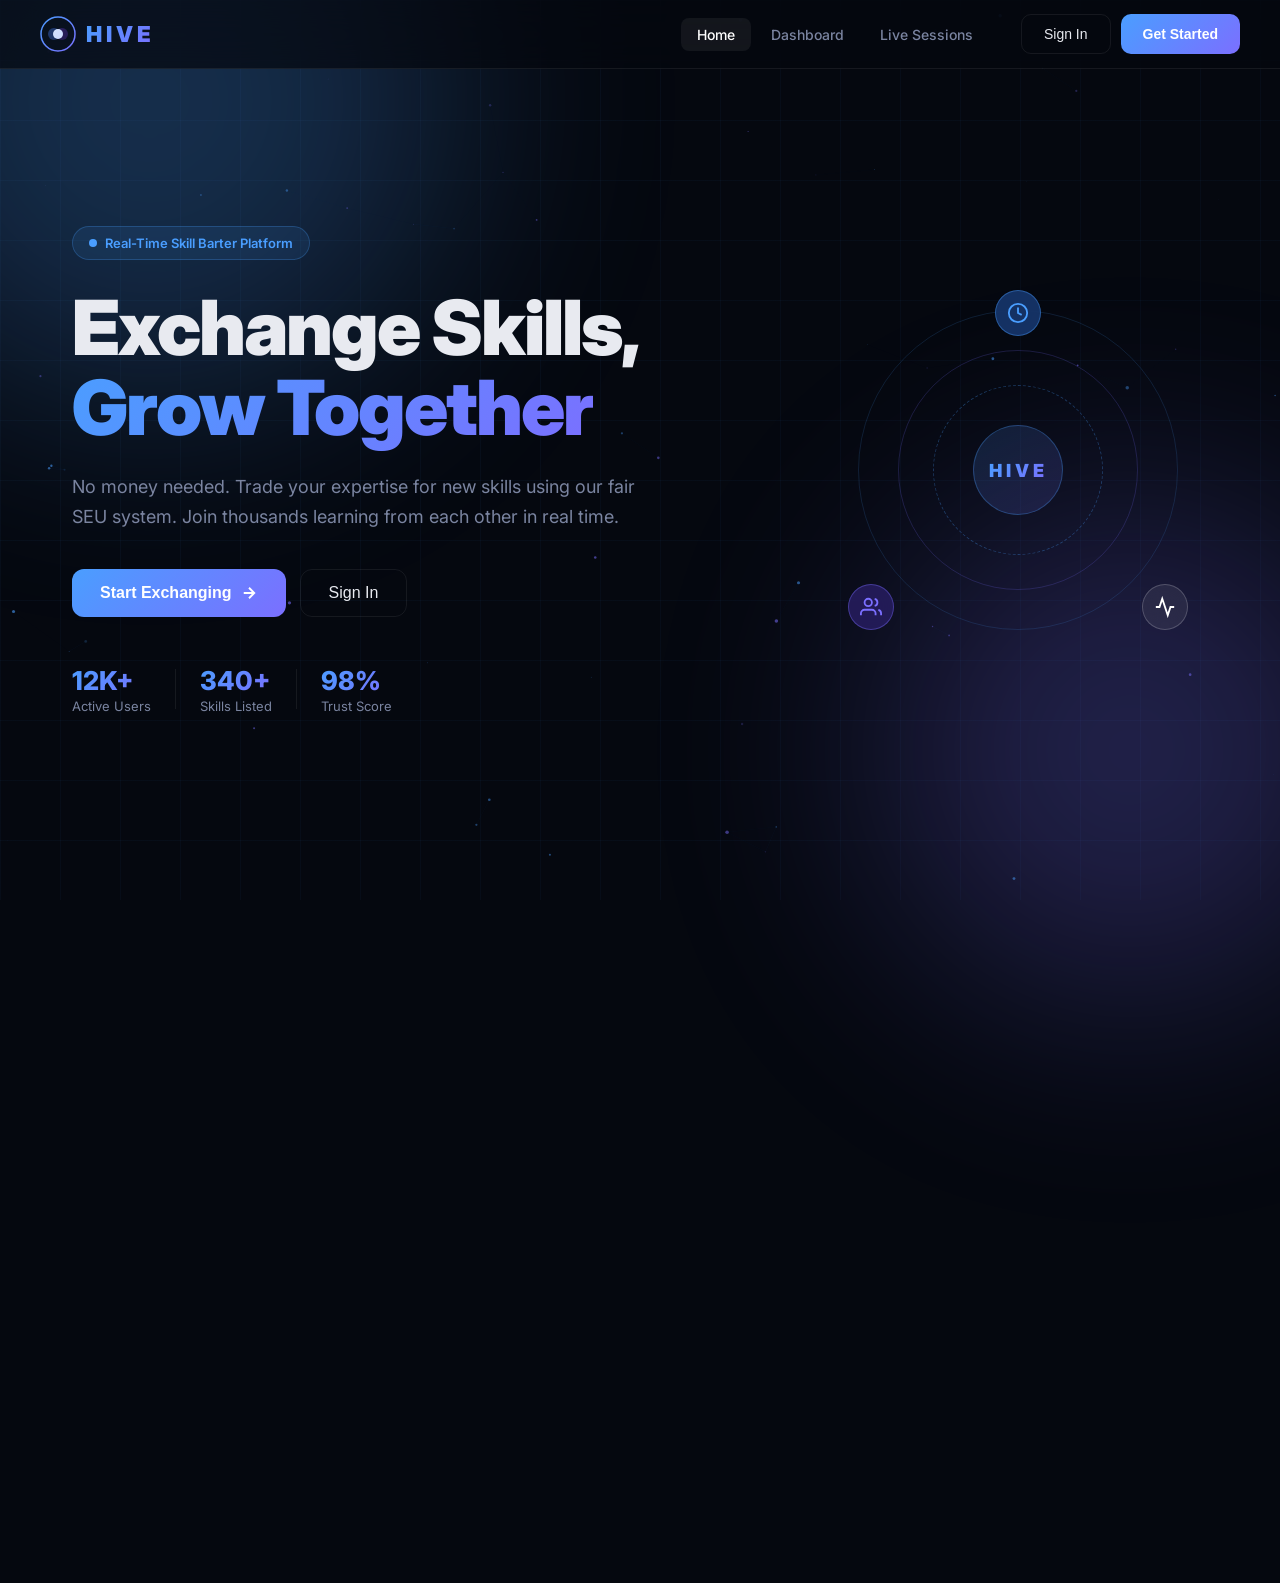
<file: index.html>
<!DOCTYPE html>
<html lang="en">
<head>
<meta charset="UTF-8"/>
<meta name="viewport" content="width=device-width, initial-scale=1.0"/>
<title>HIVE – Community Skill Exchange Platform</title>
<link rel="stylesheet" href="style.css"/>
<link rel="preconnect" href="https://fonts.googleapis.com">
<link href="https://fonts.googleapis.com/css2?family=Inter:wght@300;400;500;600;700;800;900&display=swap" rel="stylesheet">
</head>
<body class="auth-page">

<div class="bg-grid"></div>
<div class="bg-glow bg-glow-blue"></div>
<div class="bg-glow bg-glow-purple"></div>
<canvas id="particles"></canvas>

<nav class="navbar" id="navbar">
  <div class="nav-inner">
    <div class="logo">
      <svg width="36" height="36" viewBox="0 0 36 36" fill="none">
        <circle cx="18" cy="18" r="17" stroke="url(#lg1)" stroke-width="1.5"/>
        <circle cx="14" cy="18" r="6" fill="url(#lg2)" opacity="0.9"/>
        <circle cx="22" cy="18" r="6" fill="url(#lg3)" opacity="0.9"/>
        <circle cx="18" cy="18" r="5" fill="url(#lg4)"/>
        <defs>
          <linearGradient id="lg1" x1="0" y1="0" x2="36" y2="36" gradientUnits="userSpaceOnUse"><stop stop-color="#4A9EFF"/><stop offset="1" stop-color="#7B6FFF"/></linearGradient>
          <linearGradient id="lg2" x1="0" y1="0" x2="28" y2="28" gradientUnits="userSpaceOnUse"><stop stop-color="#2a4a8a"/><stop offset="1" stop-color="#1a2f5e"/></linearGradient>
          <linearGradient id="lg3" x1="0" y1="0" x2="28" y2="28" gradientUnits="userSpaceOnUse"><stop stop-color="#3a2a7a"/><stop offset="1" stop-color="#251a55"/></linearGradient>
          <linearGradient id="lg4" x1="0" y1="0" x2="36" y2="36" gradientUnits="userSpaceOnUse"><stop stop-color="#e0eeff"/><stop offset="1" stop-color="#c0d0ff"/></linearGradient>
        </defs>
      </svg>
      <span class="logo-text">HIVE</span>
    </div>
    <div class="nav-links">
      <a href="#" class="nav-link active">Home</a>
      <a href="dashboard.html" class="nav-link">Dashboard</a>
      <a href="sessions.html" class="nav-link">Live Sessions</a>
    </div>
    <div class="nav-actions">
      <button class="btn-ghost" onclick="showAuth('login')">Sign In</button>
      <button class="btn-primary" onclick="showAuth('signup')">Get Started</button>
    </div>
  </div>
</nav>

<section class="hero" id="hero-section">
  <div class="hero-content">
    <div class="hero-badge">
      <span class="badge-dot"></span>
      <span>Real-Time Skill Barter Platform</span>
    </div>
    <h1 class="hero-title">
      Exchange Skills,<br/>
      <span class="gradient-text">Grow Together</span>
    </h1>
    <p class="hero-sub">No money needed. Trade your expertise for new skills using our fair SEU system. Join thousands learning from each other in real time.</p>
    <div class="hero-actions">
      <button class="btn-primary btn-lg" onclick="showAuth('signup')">
        Start Exchanging
        <svg width="18" height="18" viewBox="0 0 24 24" fill="none" stroke="currentColor" stroke-width="2.5"><path d="M5 12h14M12 5l7 7-7 7"/></svg>
      </button>
      <button class="btn-ghost btn-lg" onclick="showAuth('login')">Sign In</button>
    </div>
    <div class="hero-stats">
      <div class="stat"><span class="stat-num">12K+</span><span class="stat-label">Active Users</span></div>
      <div class="stat-divider"></div>
      <div class="stat"><span class="stat-num">340+</span><span class="stat-label">Skills Listed</span></div>
      <div class="stat-divider"></div>
      <div class="stat"><span class="stat-num">98%</span><span class="stat-label">Trust Score</span></div>
    </div>
  </div>
  <div class="hero-visual">
    <div class="orbit-ring ring-1"></div>
    <div class="orbit-ring ring-2"></div>
    <div class="orbit-ring ring-3"></div>
    <div class="orbit-node node-a">
      <svg width="22" height="22" viewBox="0 0 24 24" fill="none" stroke="#4A9EFF" stroke-width="2"><path d="M12 2C6.48 2 2 6.48 2 12s4.48 10 10 10 10-4.48 10-10S17.52 2 12 2z"/><path d="M12 6v6l4 2"/></svg>
    </div>
    <div class="orbit-node node-b">
      <svg width="22" height="22" viewBox="0 0 24 24" fill="none" stroke="#7B6FFF" stroke-width="2"><path d="M17 21v-2a4 4 0 00-4-4H5a4 4 0 00-4 4v2"/><circle cx="9" cy="7" r="4"/><path d="M23 21v-2a4 4 0 00-3-3.87M16 3.13a4 4 0 010 7.75"/></svg>
    </div>
    <div class="orbit-node node-c">
      <svg width="22" height="22" viewBox="0 0 24 24" fill="none" stroke="#fff" stroke-width="2"><polyline points="22 12 18 12 15 21 9 3 6 12 2 12"/></svg>
    </div>
    <div class="center-icon">
      <span class="center-hive">HIVE</span>
    </div>
  </div>
</section>

<div class="modal-overlay" id="auth-modal" onclick="closeAuth(event)">
  <div class="modal-box" id="modal-box">
    <button class="modal-close" onclick="closeAuthDirect()">
      <svg width="20" height="20" viewBox="0 0 24 24" fill="none" stroke="currentColor" stroke-width="2.5"><path d="M18 6L6 18M6 6l12 12"/></svg>
    </button>

    <div class="auth-form" id="login-form">
      <div class="auth-logo">
        <span class="logo-text">HIVE</span>
      </div>
      <h2 class="auth-title">Welcome Back</h2>
      <p class="auth-sub">Sign in to your skill exchange account</p>
      <form onsubmit="handleLogin(event)">
        <div class="form-group">
          <label>Email Address</label>
          <div class="input-wrap">
            <svg class="input-icon" width="18" height="18" viewBox="0 0 24 24" fill="none" stroke="currentColor" stroke-width="2"><path d="M4 4h16c1.1 0 2 .9 2 2v12c0 1.1-.9 2-2 2H4c-1.1 0-2-.9-2-2V6c0-1.1.9-2 2-2z"/><polyline points="22,6 12,13 2,6"/></svg>
            <input type="email" placeholder="you@example.com" required/>
          </div>
        </div>
        <div class="form-group">
          <label>Password</label>
          <div class="input-wrap">
            <svg class="input-icon" width="18" height="18" viewBox="0 0 24 24" fill="none" stroke="currentColor" stroke-width="2"><rect x="3" y="11" width="18" height="11" rx="2" ry="2"/><path d="M7 11V7a5 5 0 0110 0v4"/></svg>
            <input type="password" placeholder="Enter password" required/>
            <button type="button" class="eye-toggle" onclick="togglePwd(this)">
              <svg width="18" height="18" viewBox="0 0 24 24" fill="none" stroke="currentColor" stroke-width="2"><path d="M1 12s4-8 11-8 11 8 11 8-4 8-11 8-11-8-11-8z"/><circle cx="12" cy="12" r="3"/></svg>
            </button>
          </div>
        </div>
        <div class="form-options">
          <label class="checkbox-label"><input type="checkbox"/> Remember me</label>
          <a href="#" class="forgot-link">Forgot password?</a>
        </div>
        <button type="submit" class="btn-primary btn-full">
          <span>Sign In</span>
        </button>
        <div class="divider"><span>or continue with</span></div>
        <div class="social-btns">
          <button type="button" class="btn-social">
            Google
          </button>
          <button type="button" class="btn-social">
            LinkedIn
          </button>
        </div>
        <p class="auth-switch">Don't have an account? <a href="#" onclick="showAuth('signup')">Sign Up</a></p>
      </form>
    </div>

    <div class="auth-form hidden" id="signup-form">
      <div class="auth-logo">
        <span class="logo-text">HIVE</span>
      </div>
      <h2 class="auth-title">Join the Hive</h2>
      <p class="auth-sub">Create your account and start exchanging skills</p>
      <form onsubmit="handleSignup(event)">
        <div class="form-row">
          <div class="form-group">
            <label>First Name</label>
            <div class="input-wrap">
              <svg class="input-icon" width="18" height="18" viewBox="0 0 24 24" fill="none" stroke="currentColor" stroke-width="2"><path d="M20 21v-2a4 4 0 00-4-4H8a4 4 0 00-4 4v2"/><circle cx="12" cy="7" r="4"/></svg>
              <input type="text" placeholder="First name" required/>
            </div>
          </div>
          <div class="form-group">
            <label>Last Name</label>
            <div class="input-wrap">
              <input type="text" placeholder="Last name" required style="padding-left:16px"/>
            </div>
          </div>
        </div>
        <div class="form-group">
          <label>Email Address</label>
          <div class="input-wrap">
            <svg class="input-icon" width="18" height="18" viewBox="0 0 24 24" fill="none" stroke="currentColor" stroke-width="2"><path d="M4 4h16c1.1 0 2 .9 2 2v12c0 1.1-.9 2-2 2H4c-1.1 0-2-.9-2-2V6c0-1.1.9-2 2-2z"/><polyline points="22,6 12,13 2,6"/></svg>
            <input type="email" placeholder="you@example.com" required/>
          </div>
        </div>
        <!-- New Modern Role Selector -->
        <div class="form-group">
          <label>Role</label>
          <div class="role-selector">
            <label class="role-option">
              <input type="radio" name="role" value="user" required checked/>
              <div class="role-content">
                <svg width="18" height="18" viewBox="0 0 24 24" fill="none" stroke="currentColor" stroke-width="2"><path d="M20 21v-2a4 4 0 00-4-4H8a4 4 0 00-4 4v2"/><circle cx="12" cy="7" r="4"/></svg>
                <span>Learner</span>
              </div>
            </label>
            <label class="role-option">
              <input type="radio" name="role" value="tutor" required/>
              <div class="role-content">
                <svg width="18" height="18" viewBox="0 0 24 24" fill="none" stroke="currentColor" stroke-width="2"><circle cx="12" cy="12" r="3"/><path d="M19.07 4.93a10 10 0 010 14.14M4.93 4.93a10 10 0 000 14.14"/></svg>
                <span>Tutor</span>
              </div>
            </label>
          </div>
        </div>
        <div class="form-group">
          <label>Password</label>
          <div class="input-wrap">
            <svg class="input-icon" width="18" height="18" viewBox="0 0 24 24" fill="none" stroke="currentColor" stroke-width="2"><rect x="3" y="11" width="18" height="11" rx="2" ry="2"/><path d="M7 11V7a5 5 0 0110 0v4"/></svg>
            <input type="password" placeholder="Create a strong password" id="pwd-input" required oninput="checkStrength(this.value)"/>
            <button type="button" class="eye-toggle" onclick="togglePwd(this)">
              <svg width="18" height="18" viewBox="0 0 24 24" fill="none" stroke="currentColor" stroke-width="2"><path d="M1 12s4-8 11-8 11 8 11 8-4 8-11 8-11-8-11-8z"/><circle cx="12" cy="12" r="3"/></svg>
            </button>
          </div>
          <div class="pwd-strength" id="pwd-strength">
            <div class="strength-bar"><div class="strength-fill" id="strength-fill"></div></div>
            <span class="strength-label" id="strength-label">Strength</span>
          </div>
        </div>
        <label class="checkbox-label terms-label">
          <input type="checkbox" required/>
          I agree to the <a href="#">Terms of Service</a> and <a href="#">Privacy Policy</a>
        </label>
        <button type="submit" class="btn-primary btn-full">
          <span>Create Account</span>
        </button>
        <p class="auth-switch">Already have an account? <a href="#" onclick="showAuth('login')">Sign In</a></p>
      </form>
    </div>
  </div>
</div>

<section class="features" id="features">
  <div class="section-label">Why HIVE?</div>
  <h2 class="section-title">Everything you need to <span class="gradient-text">learn & teach</span></h2>
  <div class="features-grid">
    <div class="feature-card" data-delay="0">
      <div class="feature-icon blue">SEU</div>
      <h3>Skill Barter (SEU)</h3>
      <p>Exchange skills fairly using our Skill Exchange Units — no money needed, just knowledge.</p>
    </div>
    <div class="feature-card" data-delay="100">
      <div class="feature-icon purple">Live</div>
      <h3>Live Sessions</h3>
      <p>Real-time video & chat sessions powered by WebSockets for seamless skill exchange.</p>
    </div>
    <div class="feature-card" data-delay="200">
      <div class="feature-icon blue">AI</div>
      <h3>Smart Matching</h3>
      <p>AI-powered skill matching engine pairs you with the perfect tutor or learner instantly.</p>
    </div>
    <div class="feature-card" data-delay="300">
      <div class="feature-icon purple">Trust</div>
      <h3>Trust Scoring</h3>
      <p>Build your reputation with our transparent trust & feedback system endorsed by peers.</p>
    </div>
  </div>
</section>

<footer class="footer">
  <div class="footer-inner">
    <div class="logo"><span class="logo-text">HIVE</span></div>
    <p>Community Skill Exchange Platform · Parul University, Vadodara</p>
    <p class="footer-small">Built with React.js · Django · MongoDB · WebSockets</p>
  </div>
</footer>

<script src="app.js"></script>
</body>
</html>
</file>
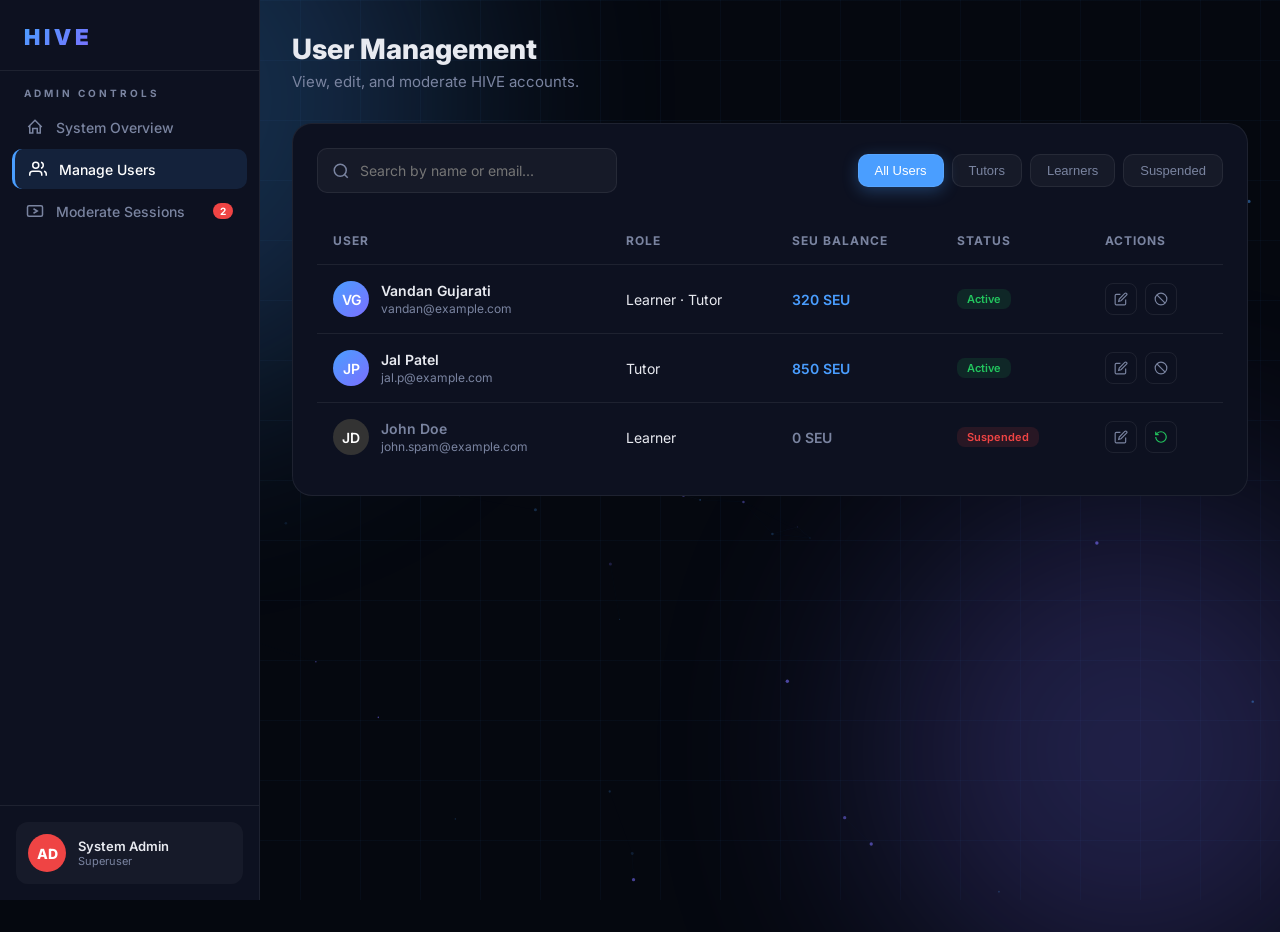
<file: admin-users.html>
<!DOCTYPE html>
<html lang="en">
<head>
  <meta charset="UTF-8"/>
  <meta name="viewport" content="width=device-width, initial-scale=1.0"/>
  <title>HIVE Admin - Manage Users</title>
  <link rel="stylesheet" href="style.css"/>
  <link rel="preconnect" href="https://fonts.googleapis.com">
  <link href="https://fonts.googleapis.com/css2?family=Inter:wght@300;400;500;600;700;800;900&display=swap" rel="stylesheet">
  
  <!-- Custom Table Styles specifically for the Admin portal -->
  <style>
    .admin-toolbar { display: flex; justify-content: space-between; align-items: center; margin-bottom: 24px; flex-wrap: wrap; gap: 16px; }
    .search-bar { max-width: 300px; width: 100%; }
    
    .admin-table-wrapper { overflow-x: auto; }
    .admin-table { width: 100%; border-collapse: collapse; text-align: left; }
    .admin-table th { padding: 16px; border-bottom: 1px solid var(--border); color: var(--muted); font-size: 12px; font-weight: 700; text-transform: uppercase; letter-spacing: 1px; }
    .admin-table td { padding: 16px; border-bottom: 1px solid var(--border); font-size: 14px; vertical-align: middle; transition: background .2s; }
    .admin-table tr:hover td { background: rgba(74,158,255,0.03); }
    .admin-table tr:last-child td { border-bottom: none; }
    
    .user-cell { display: flex; align-items: center; gap: 12px; }
    .user-cell-info { display: flex; flex-direction: column; gap: 2px; }
    .user-email { font-size: 12px; color: var(--muted); }
    
    .action-btns { display: flex; gap: 8px; }
    .btn-icon { width: 32px; height: 32px; border-radius: 8px; display: flex; align-items: center; justify-content: center; background: transparent; border: 1px solid var(--border); color: var(--muted); cursor: pointer; transition: all .2s; }
    .btn-icon:hover { color: #fff; background: rgba(255,255,255,.1); border-color: rgba(255,255,255,.2); }
    .btn-icon.danger:hover { color: #fff; background: rgba(239,68,68,.8); border-color: #ef4444; }
  </style>
</head>
<body>

<div class="bg-grid"></div>
<div class="bg-glow bg-glow-blue"></div>
<div class="bg-glow bg-glow-purple"></div>
<canvas id="particles"></canvas>

<div class="app-layout">
  <!-- SIDEBAR (Notice the active class is moved) -->
  <aside class="sidebar">
    <div class="sidebar-logo">
      <div class="logo">
        <span class="logo-text">HIVE</span>
      </div>
    </div>

    <div class="sidebar-nav">
      <div class="sidebar-section">
        <div class="sidebar-section-label">ADMIN CONTROLS</div>
        <a href="admin.html" class="nav-item">
          <svg width="18" height="18" viewBox="0 0 24 24" fill="none" stroke="currentColor" stroke-width="2"><path d="M3 12L12 3l9 9"/><path d="M5 10v10h4v-6h6v6h4V10"/></svg>
          <span>System Overview</span>
        </a>
        <a href="admin-users.html" class="nav-item active">
          <svg width="18" height="18" viewBox="0 0 24 24" fill="none" stroke="currentColor" stroke-width="2"><path d="M17 21v-2a4 4 0 00-4-4H5a4 4 0 00-4 4v2"/><circle cx="9" cy="7" r="4"/><path d="M23 21v-2a4 4 0 00-3-3.87M16 3.13a4 4 0 010 7.75"/></svg>
          <span>Manage Users</span>
        </a>
        <a href="#" class="nav-item">
          <svg width="18" height="18" viewBox="0 0 24 24" fill="none" stroke="currentColor" stroke-width="2"><rect x="2" y="5" width="20" height="14" rx="2"/><polyline points="10 9 15 12 10 15"/></svg>
          <span>Moderate Sessions</span>
          <span class="nav-badge" style="background: #ef4444;">2</span>
        </a>
      </div>
      
      <!-- Settings section omitted for brevity, but you can keep it from admin.html -->
    </div>

    <div class="sidebar-footer">
      <div class="user-card">
        <div class="user-avatar" style="background: #ef4444;">AD</div>
        <div class="user-info">
          <div class="user-name">System Admin</div>
          <div class="user-role">Superuser</div>
        </div>
      </div>
    </div>
  </aside>

  <!-- MAIN CONTENT -->
  <main class="main-content">
    <header class="page-header">
      <h1>User Management</h1>
      <p>View, edit, and moderate HIVE accounts.</p>
    </header>

    <div class="card full-width">
      <!-- Toolbar: Search and Filters -->
      <div class="admin-toolbar">
        <div class="input-wrap search-bar">
          <svg class="input-icon" width="18" height="18" viewBox="0 0 24 24" fill="none" stroke="currentColor" stroke-width="2"><circle cx="11" cy="11" r="8"/><line x1="21" y1="21" x2="16.65" y2="16.65"/></svg>
          <input type="text" placeholder="Search by name or email..."/>
        </div>
        
        <div class="filter-tabs">
          <button class="tab-btn active">All Users</button>
          <button class="tab-btn">Tutors</button>
          <button class="tab-btn">Learners</button>
          <button class="tab-btn">Suspended</button>
        </div>
      </div>

      <!-- User Table -->
      <div class="admin-table-wrapper">
        <table class="admin-table">
          <thead>
            <tr>
              <th>User</th>
              <th>Role</th>
              <th>SEU Balance</th>
              <th>Status</th>
              <th>Actions</th>
            </tr>
          </thead>
          <tbody>
            <!-- User Row 1 -->
            <tr>
              <td>
                <div class="user-cell">
                  <div class="session-avatar" style="width: 36px; height: 36px;">VG</div>
                  <div class="user-cell-info">
                    <span style="font-weight: 600;">Vandan Gujarati</span>
                    <span class="user-email">vandan@example.com</span>
                  </div>
                </div>
              </td>
              <td>Learner · Tutor</td>
              <td style="font-weight: 600; color: var(--blue);">320 SEU</td>
              <td><span class="tag tag-live">Active</span></td>
              <td>
                <div class="action-btns">
                  <button class="btn-icon" title="Edit User">
                    <svg width="14" height="14" viewBox="0 0 24 24" fill="none" stroke="currentColor" stroke-width="2"><path d="M11 4H4a2 2 0 00-2 2v14a2 2 0 002 2h14a2 2 0 002-2v-7"/><path d="M18.5 2.5a2.121 2.121 0 013 3L12 15l-4 1 1-4 9.5-9.5z"/></svg>
                  </button>
                  <button class="btn-icon danger" title="Suspend User">
                    <svg width="14" height="14" viewBox="0 0 24 24" fill="none" stroke="currentColor" stroke-width="2"><circle cx="12" cy="12" r="10"/><line x1="4.93" y1="4.93" x2="19.07" y2="19.07"/></svg>
                  </button>
                </div>
              </td>
            </tr>

            <!-- User Row 2 -->
            <tr>
              <td>
                <div class="user-cell">
                  <div class="session-avatar" style="width: 36px; height: 36px;">JP</div>
                  <div class="user-cell-info">
                    <span style="font-weight: 600;">Jal Patel</span>
                    <span class="user-email">jal.p@example.com</span>
                  </div>
                </div>
              </td>
              <td>Tutor</td>
              <td style="font-weight: 600; color: var(--blue);">850 SEU</td>
              <td><span class="tag tag-live">Active</span></td>
              <td>
                <div class="action-btns">
                  <button class="btn-icon" title="Edit User">
                    <svg width="14" height="14" viewBox="0 0 24 24" fill="none" stroke="currentColor" stroke-width="2"><path d="M11 4H4a2 2 0 00-2 2v14a2 2 0 002 2h14a2 2 0 002-2v-7"/><path d="M18.5 2.5a2.121 2.121 0 013 3L12 15l-4 1 1-4 9.5-9.5z"/></svg>
                  </button>
                  <button class="btn-icon danger" title="Suspend User">
                    <svg width="14" height="14" viewBox="0 0 24 24" fill="none" stroke="currentColor" stroke-width="2"><circle cx="12" cy="12" r="10"/><line x1="4.93" y1="4.93" x2="19.07" y2="19.07"/></svg>
                  </button>
                </div>
              </td>
            </tr>

            <!-- User Row 3 (Suspended) -->
            <tr>
              <td>
                <div class="user-cell">
                  <div class="session-avatar" style="width: 36px; height: 36px; background: #333;">JD</div>
                  <div class="user-cell-info">
                    <span style="font-weight: 600; color: var(--muted);">John Doe</span>
                    <span class="user-email">john.spam@example.com</span>
                  </div>
                </div>
              </td>
              <td>Learner</td>
              <td style="font-weight: 600; color: var(--muted);">0 SEU</td>
              <td><span class="tag" style="background: rgba(239,68,68,.12); color: #ef4444;">Suspended</span></td>
              <td>
                <div class="action-btns">
                  <button class="btn-icon" title="Edit User">
                    <svg width="14" height="14" viewBox="0 0 24 24" fill="none" stroke="currentColor" stroke-width="2"><path d="M11 4H4a2 2 0 00-2 2v14a2 2 0 002 2h14a2 2 0 002-2v-7"/><path d="M18.5 2.5a2.121 2.121 0 013 3L12 15l-4 1 1-4 9.5-9.5z"/></svg>
                  </button>
                  <button class="btn-icon" title="Restore User" style="color: #22c55e;">
                    <svg width="14" height="14" viewBox="0 0 24 24" fill="none" stroke="currentColor" stroke-width="2"><path d="M3 12a9 9 0 1 0 9-9 9.75 9.75 0 0 0-6.74 2.74L3 8"/><path d="M3 3v5h5"/></svg>
                  </button>
                </div>
              </td>
            </tr>
          </tbody>
        </table>
      </div>
    </div>
  </main>
</div>

<script src="app.js"></script>
</body>
</html>
</file>
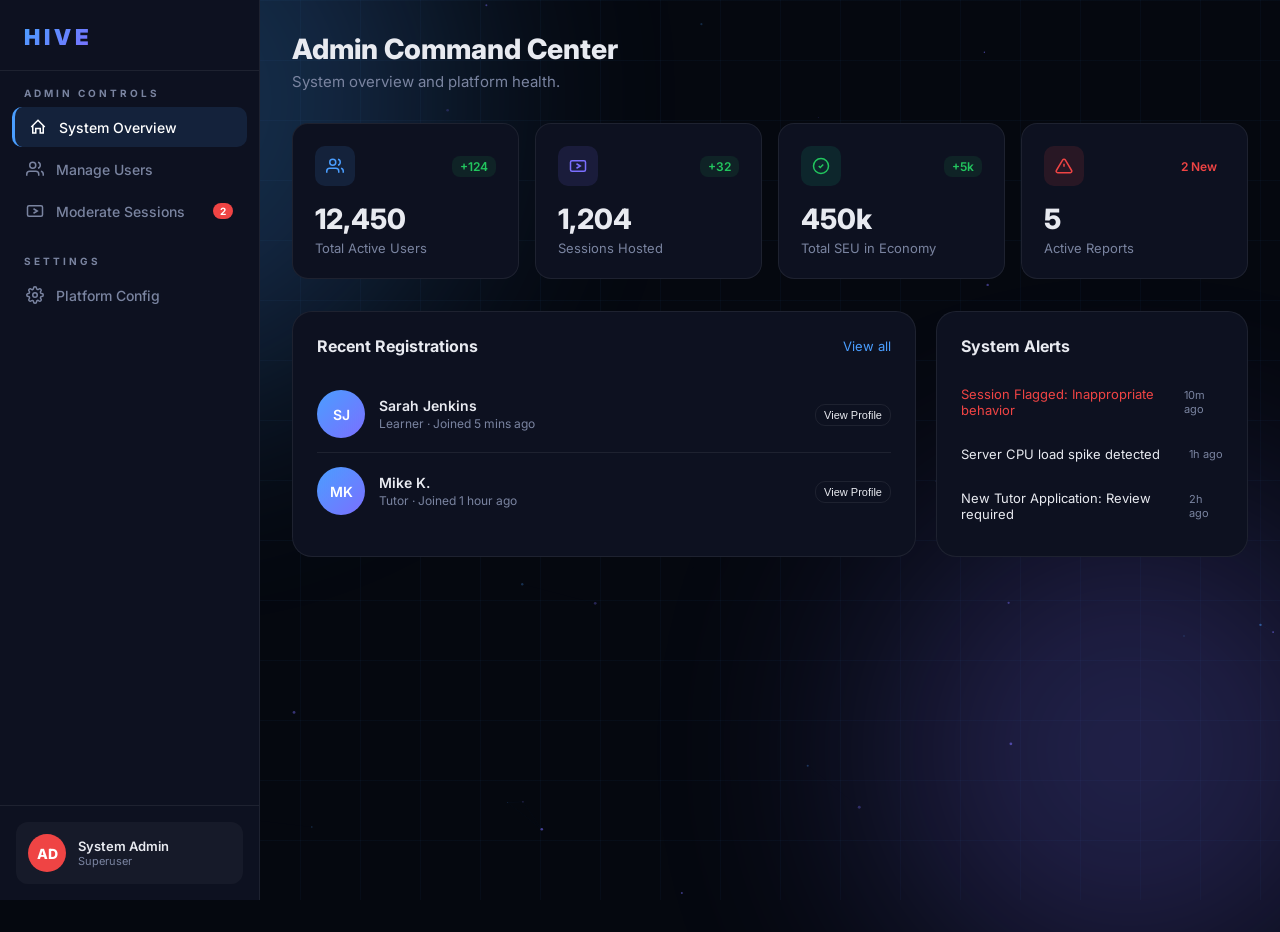
<file: admin.html>
<!DOCTYPE html>
<html lang="en">
<head>
  <meta charset="UTF-8"/>
  <meta name="viewport" content="width=device-width, initial-scale=1.0"/>
  <title>HIVE Admin Portal</title>
  <link rel="stylesheet" href="style.css"/>
  <link rel="preconnect" href="https://fonts.googleapis.com">
  <link href="https://fonts.googleapis.com/css2?family=Inter:wght@300;400;500;600;700;800;900&display=swap" rel="stylesheet">
</head>
<body>

<!-- Step 1: Background & Particles -->
<div class="bg-grid"></div>
<div class="bg-glow bg-glow-blue"></div>
<div class="bg-glow bg-glow-purple"></div>
<canvas id="particles"></canvas>

<div class="app-layout">
  <!-- Step 2: Admin SIDEBAR -->
  <aside class="sidebar">
    <div class="sidebar-logo">
      <div class="logo">
        <span class="logo-text">HIVE</span>
      </div>
    </div>

    <div class="sidebar-nav">
      <div class="sidebar-section">
        <div class="sidebar-section-label">ADMIN CONTROLS</div>
        <a href="#" class="nav-item active">
          <svg width="18" height="18" viewBox="0 0 24 24" fill="none" stroke="currentColor" stroke-width="2"><path d="M3 12L12 3l9 9"/><path d="M5 10v10h4v-6h6v6h4V10"/></svg>
          <span>System Overview</span>
        </a>
        <a href="#" class="nav-item">
          <svg width="18" height="18" viewBox="0 0 24 24" fill="none" stroke="currentColor" stroke-width="2"><path d="M17 21v-2a4 4 0 00-4-4H5a4 4 0 00-4 4v2"/><circle cx="9" cy="7" r="4"/><path d="M23 21v-2a4 4 0 00-3-3.87M16 3.13a4 4 0 010 7.75"/></svg>
          <span>Manage Users</span>
        </a>
        <a href="#" class="nav-item">
          <svg width="18" height="18" viewBox="0 0 24 24" fill="none" stroke="currentColor" stroke-width="2"><rect x="2" y="5" width="20" height="14" rx="2"/><polyline points="10 9 15 12 10 15"/></svg>
          <span>Moderate Sessions</span>
          <span class="nav-badge" style="background: #ef4444;">2</span>
        </a>
      </div>

      <div class="sidebar-section">
        <div class="sidebar-section-label">SETTINGS</div>
        <a href="#" class="nav-item">
          <svg width="18" height="18" viewBox="0 0 24 24" fill="none" stroke="currentColor" stroke-width="2"><circle cx="12" cy="12" r="3"/><path d="M19.4 15a1.65 1.65 0 00.33 1.82l.06.06a2 2 0 010 2.83 2 2 0 01-2.83 0l-.06-.06a1.65 1.65 0 00-1.82-.33 1.65 1.65 0 00-1 1.51V21a2 2 0 01-2 2 2 2 0 01-2-2v-.09A1.65 1.65 0 009 19.4a1.65 1.65 0 00-1.82.33l-.06.06a2 2 0 01-2.83 0 2 2 0 010-2.83l.06-.06a1.65 1.65 0 00.33-1.82 1.65 1.65 0 00-1.51-1H3a2 2 0 01-2-2 2 2 0 012-2h.09A1.65 1.65 0 004.6 9a1.65 1.65 0 00-.33-1.82l-.06-.06a2 2 0 010-2.83 2 2 0 012.83 0l.06.06a1.65 1.65 0 001.82.33H9a1.65 1.65 0 001-1.51V3a2 2 0 012-2 2 2 0 012 2v.09a1.65 1.65 0 001 1.51 1.65 1.65 0 001.82-.33l.06-.06a2 2 0 012.83 0 2 2 0 010 2.83l-.06.06a1.65 1.65 0 00-.33 1.82V9a1.65 1.65 0 001.51 1H21a2 2 0 012 2 2 2 0 01-2 2h-.09a1.65 1.65 0 00-1.51 1z"/></svg>
          <span>Platform Config</span>
        </a>
      </div>
    </div>

    <div class="sidebar-footer">
      <div class="user-card">
        <div class="user-avatar" style="background: #ef4444;">AD</div>
        <div class="user-info">
          <div class="user-name">System Admin</div>
          <div class="user-role">Superuser</div>
        </div>
      </div>
    </div>
  </aside>

  <!-- Step 3: MAIN CONTENT & STATS -->
  <main class="main-content">
    <header class="page-header">
      <h1>Admin Command Center</h1>
      <p>System overview and platform health.</p>
    </header>

    <section class="stats-row">
      <div class="stat-card">
        <div class="stat-card-top">
          <div class="stat-card-icon" style="background:rgba(74,158,255,.12);color:#4A9EFF;">
            <svg width="18" height="18" viewBox="0 0 24 24" fill="none" stroke="currentColor" stroke-width="2"><path d="M17 21v-2a4 4 0 00-4-4H5a4 4 0 00-4 4v2"/><circle cx="9" cy="7" r="4"/><path d="M23 21v-2a4 4 0 00-3-3.87M16 3.13a4 4 0 010 7.75"/></svg>
          </div>
          <div class="stat-card-trend trend-up">+124</div>
        </div>
        <div class="stat-card-val">12,450</div>
        <div class="stat-card-lbl">Total Active Users</div>
      </div>

      <div class="stat-card">
        <div class="stat-card-top">
          <div class="stat-card-icon" style="background:rgba(123,111,255,.12);color:#7B6FFF;">
             <svg width="18" height="18" viewBox="0 0 24 24" fill="none" stroke="currentColor" stroke-width="2"><rect x="2" y="5" width="20" height="14" rx="2"/><polyline points="10 9 15 12 10 15"/></svg>
          </div>
          <div class="stat-card-trend trend-up">+32</div>
        </div>
        <div class="stat-card-val">1,204</div>
        <div class="stat-card-lbl">Sessions Hosted</div>
      </div>

      <div class="stat-card">
        <div class="stat-card-top">
          <div class="stat-card-icon" style="background:rgba(16,185,129,.12);color:#22c55e;">
            <svg width="18" height="18" viewBox="0 0 24 24" fill="none" stroke="currentColor" stroke-width="2"><circle cx="12" cy="12" r="10"/><path d="M9 12l2 2 4-4"/></svg>
          </div>
          <div class="stat-card-trend trend-up">+5k</div>
        </div>
        <div class="stat-card-val">450k</div>
        <div class="stat-card-lbl">Total SEU in Economy</div>
      </div>

      <div class="stat-card">
        <div class="stat-card-top">
          <div class="stat-card-icon" style="background:rgba(239,68,68,.12);color:#ef4444;">
            <svg width="18" height="18" viewBox="0 0 24 24" fill="none" stroke="currentColor" stroke-width="2"><path d="M10.29 3.86L1.82 18a2 2 0 0 0 1.71 3h16.94a2 2 0 0 0 1.71-3L13.71 3.86a2 2 0 0 0-3.42 0z"></path><line x1="12" y1="9" x2="12" y2="13"></line><line x1="12" y1="17" x2="12.01" y2="17"></line></svg>
          </div>
          <div class="stat-card-trend" style="color: #ef4444;">2 New</div>
        </div>
        <div class="stat-card-val">5</div>
        <div class="stat-card-lbl">Active Reports</div>
      </div>
    </section>

    <!-- Step 4: Admin Widgets -->
    <section class="cards-grid">
      <!-- Recent Registrations -->
      <div class="card">
        <div class="card-header">
          <div class="card-title">Recent Registrations</div>
          <a href="#" class="card-action">View all</a>
        </div>

        <div class="session-item">
          <div class="session-avatar">SJ</div>
          <div class="session-info">
            <div class="session-name">Sarah Jenkins</div>
            <div class="session-skill">Learner · Joined 5 mins ago</div>
          </div>
          <div class="session-meta">
             <button class="btn-ghost" style="padding: 4px 8px; font-size: 11px;">View Profile</button>
          </div>
        </div>

        <div class="session-item">
          <div class="session-avatar">MK</div>
          <div class="session-info">
            <div class="session-name">Mike K.</div>
            <div class="session-skill">Tutor · Joined 1 hour ago</div>
          </div>
          <div class="session-meta">
             <button class="btn-ghost" style="padding: 4px 8px; font-size: 11px;">View Profile</button>
          </div>
        </div>
      </div>

      <!-- System Alerts -->
      <div class="card">
        <div class="card-header">
          <div class="card-title">System Alerts</div>
        </div>
        <div class="transactions">
          <div class="transaction-row">
            <span class="transaction-desc" style="color: #ef4444;">Session Flagged: Inappropriate behavior</span>
            <div class="transaction-time">10m ago</div>
          </div>
          <div class="transaction-row">
            <span class="transaction-desc">Server CPU load spike detected</span>
            <div class="transaction-time">1h ago</div>
          </div>
          <div class="transaction-row">
            <span class="transaction-desc">New Tutor Application: Review required</span>
            <div class="transaction-time">2h ago</div>
          </div>
        </div>
      </div>
    </section>
  </main>
</div>

<script src="app.js"></script>
</body>
</html>
</file>
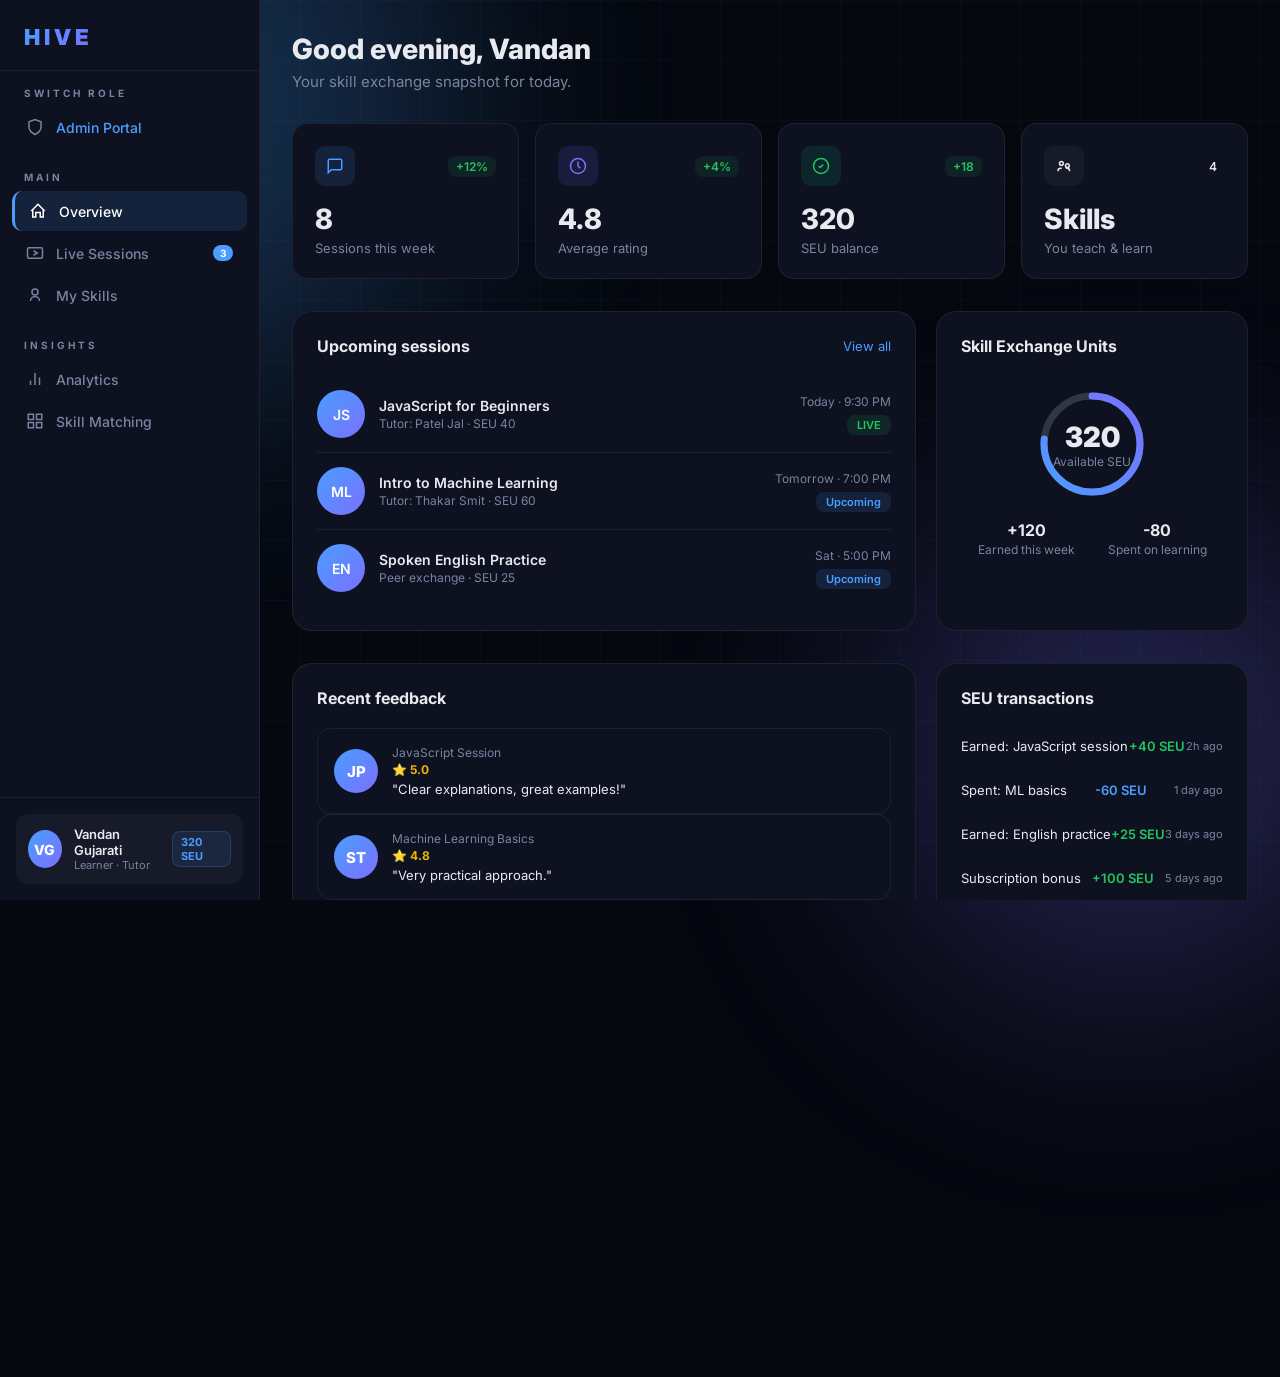
<file: dashboard.html>
<!DOCTYPE html>
<html lang="en">
<head>
<meta charset="UTF-8"/>
<meta name="viewport" content="width=device-width, initial-scale=1.0"/>
<title>HIVE Dashboard</title>
<link rel="stylesheet" href="style.css"/>
<link rel="preconnect" href="https://fonts.googleapis.com">
<link href="https://fonts.googleapis.com/css2?family=Inter:wght@300;400;500;600;700;800;900&display=swap" rel="stylesheet">
</head>
<body>

<div class="bg-grid"></div>
<div class="bg-glow bg-glow-blue"></div>
<div class="bg-glow bg-glow-purple"></div>
<canvas id="particles"></canvas>

<div class="app-layout">
  <!-- SIDEBAR -->
  <aside class="sidebar">
    <div class="sidebar-logo">
      <div class="logo">
        <span class="logo-text">HIVE</span>
      </div>
    </div>

    <div class="sidebar-nav">
      <!-- Add this inside .sidebar-nav, right after the INSIGHTS section -->
      <div class="sidebar-section">
        <div class="sidebar-section-label">SWITCH ROLE</div>
        <a href="admin.html" class="nav-item">
          <svg width="18" height="18" viewBox="0 0 24 24" fill="none" stroke="currentColor" stroke-width="2">
            <path d="M12 22s8-4 8-10V5l-8-3-8 3v7c0 6 8 10 8 10z"/>
          </svg>
          <span style="color: #4A9EFF;">Admin Portal</span>
        </a>
      </div>
      <div class="sidebar-section">
        <div class="sidebar-section-label">MAIN</div>
        <a href="dashboard.html" class="nav-item active">
          <svg width="18" height="18" viewBox="0 0 24 24" fill="none" stroke="currentColor" stroke-width="2"><path d="M3 12L12 3l9 9"/><path d="M5 10v10h4v-6h6v6h4V10"/></svg>
          <span>Overview</span>
        </a>
        <a href="sessions.html" class="nav-item">
          <svg width="18" height="18" viewBox="0 0 24 24" fill="none" stroke="currentColor" stroke-width="2"><rect x="2" y="5" width="20" height="14" rx="2"/><polyline points="10 9 15 12 10 15"/></svg>
          <span>Live Sessions</span>
          <span class="nav-badge">3</span>
        </a>
        <a href="#" class="nav-item">
          <svg width="18" height="18" viewBox="0 0 24 24" fill="none" stroke="currentColor" stroke-width="2"><circle cx="12" cy="8" r="4"/><path d="M6 20a6 6 0 0112 0"/></svg>
          <span>My Skills</span>
        </a>
      </div>

      <div class="sidebar-section">
        <div class="sidebar-section-label">INSIGHTS</div>
        <a href="#" class="nav-item">
          <svg width="18" height="18" viewBox="0 0 24 24" fill="none" stroke="currentColor" stroke-width="2"><line x1="18" y1="20" x2="18" y2="10"/><line x1="12" y1="20" x2="12" y2="4"/><line x1="6" y1="20" x2="6" y2="14"/></svg>
          <span>Analytics</span>
        </a>
        <a href="#" class="nav-item">
          <svg width="18" height="18" viewBox="0 0 24 24" fill="none" stroke="currentColor" stroke-width="2"><rect x="3" y="3" width="7" height="7"/><rect x="14" y="3" width="7" height="7"/><rect x="14" y="14" width="7" height="7"/><rect x="3" y="14" width="7" height="7"/></svg>
          <span>Skill Matching</span>
        </a>
      </div>
    </div>

    <div class="sidebar-footer">
      <div class="user-card">
        <div class="user-avatar">VG</div>
        <div class="user-info">
          <div class="user-name">Vandan Gujarati</div>
          <div class="user-role">Learner · Tutor</div>
        </div>
        <div class="seu-badge">320 SEU</div>
      </div>
    </div>
  </aside>

  <!-- MAIN CONTENT -->
  <main class="main-content">
    <header class="page-header">
      <h1>Good evening, Vandan</h1>
      <p>Your skill exchange snapshot for today.</p>
    </header>

    <!-- TOP STATS -->
    <section class="stats-row">
      <div class="stat-card">
        <div class="stat-card-top">
          <div class="stat-card-icon" style="background:rgba(74,158,255,.12);color:#4A9EFF;">
            <svg width="18" height="18" viewBox="0 0 24 24" fill="none" stroke="currentColor" stroke-width="2"><path d="M21 15a2 2 0 01-2 2H7l-4 4V5a2 2 0 012-2h14a2 2 0 012 2z"/></svg>
          </div>
          <div class="stat-card-trend trend-up">+12%</div>
        </div>
        <div class="stat-card-val">8</div>
        <div class="stat-card-lbl">Sessions this week</div>
      </div>

      <div class="stat-card">
        <div class="stat-card-top">
          <div class="stat-card-icon" style="background:rgba(123,111,255,.12);color:#7B6FFF;">
            <svg width="18" height="18" viewBox="0 0 24 24" fill="none" stroke="currentColor" stroke-width="2"><circle cx="12" cy="12" r="10"/><path d="M12 6v6l3 3"/></svg>
          </div>
          <div class="stat-card-trend trend-up">+4%</div>
        </div>
        <div class="stat-card-val">4.8</div>
        <div class="stat-card-lbl">Average rating</div>
      </div>

      <div class="stat-card">
        <div class="stat-card-top">
          <div class="stat-card-icon" style="background:rgba(16,185,129,.12);color:#22c55e;">
            <svg width="18" height="18" viewBox="0 0 24 24" fill="none" stroke="currentColor" stroke-width="2"><circle cx="12" cy="12" r="10"/><path d="M9 12l2 2 4-4"/></svg>
          </div>
          <div class="stat-card-trend trend-up">+18</div>
        </div>
        <div class="stat-card-val">320</div>
        <div class="stat-card-lbl">SEU balance</div>
      </div>

      <div class="stat-card">
        <div class="stat-card-top">
          <div class="stat-card-icon" style="background:rgba(248,250,252,.04);color:#e5e7eb;">
            <svg width="18" height="18" viewBox="0 0 24 24" fill="none" stroke="currentColor" stroke-width="2"><circle cx="8.5" cy="8.5" r="2.5"/><path d="M19 11.5a2.5 2.5 0 11-5 0 2.5 2.5 0 015 0z"/><path d="M4 19v-.5A3.5 3.5 0 017.5 15H9"/><path d="M14.5 15H16a3.5 3.5 0 013.5 3.5V19"/></svg>
          </div>
          <div class="stat-card-trend">4</div>
        </div>
        <div class="stat-card-val">Skills</div>
        <div class="stat-card-lbl">You teach & learn</div>
      </div>
    </section>

    <!-- MIDDLE GRID -->
    <section class="cards-grid">
      <!-- Upcoming sessions -->
      <div class="card">
        <div class="card-header">
          <div class="card-title">Upcoming sessions</div>
          <a href="sessions.html" class="card-action">View all</a>
        </div>

        <div class="session-item">
          <div class="session-avatar">JS</div>
          <div class="session-info">
            <div class="session-name">JavaScript for Beginners</div>
            <div class="session-skill">Tutor: Patel Jal · SEU 40</div>
          </div>
          <div class="session-meta">
            <div class="session-time">Today · 9:30 PM</div>
            <span class="tag tag-live">LIVE</span>
          </div>
        </div>

        <div class="session-item">
          <div class="session-avatar">ML</div>
          <div class="session-info">
            <div class="session-name">Intro to Machine Learning</div>
            <div class="session-skill">Tutor: Thakar Smit · SEU 60</div>
          </div>
          <div class="session-meta">
            <div class="session-time">Tomorrow · 7:00 PM</div>
            <span class="tag tag-soon">Upcoming</span>
          </div>
        </div>

        <div class="session-item">
          <div class="session-avatar">EN</div>
          <div class="session-info">
            <div class="session-name">Spoken English Practice</div>
            <div class="session-skill">Peer exchange · SEU 25</div>
          </div>
          <div class="session-meta">
            <div class="session-time">Sat · 5:00 PM</div>
            <span class="tag tag-soon">Upcoming</span>
          </div>
        </div>
      </div>

      <!-- SEU widget -->
      <div class="card">
        <div class="card-header">
          <div class="card-title">Skill Exchange Units</div>
        </div>
        <div class="seu-widget">
          <div class="seu-ring">
            <svg viewBox="0 0 120 120">
              <circle cx="60" cy="60" r="48" stroke="rgba(148,163,184,.25)" stroke-width="7" fill="none"/>
              <circle id="seu-progress" cx="60" cy="60" r="48"
                stroke="url(#seuGrad)" stroke-width="7" fill="none"
                stroke-linecap="round" stroke-dasharray="301" stroke-dashoffset="70"/>
              <defs>
                <linearGradient id="seuGrad" x1="0" y1="0" x2="1" y2="1">
                  <stop offset="0%" stop-color="#4A9EFF"/>
                  <stop offset="100%" stop-color="#7B6FFF"/>
                </linearGradient>
              </defs>
            </svg>
            <div class="seu-center">
              <div class="seu-val">320</div>
              <div class="seu-lbl">Available SEU</div>
            </div>
          </div>
          <div class="seu-info">
            <div class="seu-info-item">
              <span>+120</span>
              Earned this week
            </div>
            <div class="seu-info-item">
              <span>-80</span>
              Spent on learning
            </div>
          </div>
        </div>
      </div>
    </section>

<!-- BOTTOM GRID -->
<section class="cards-grid">
  <!-- Recent feedback -->
  <div class="card">
    <div class="card-header">
      <div class="card-title">Recent feedback</div>
    </div>
    <div class="feedback-card">
      <div class="feedback-avatar">JP</div>
      <div class="feedback-content">
        <div class="feedback-skill">JavaScript Session</div>
        <div class="feedback-rating">⭐ 5.0</div>
        <div class="feedback-comment">"Clear explanations, great examples!"</div>
      </div>
    </div>
    <div class="feedback-card">
      <div class="feedback-avatar">ST</div>
      <div class="feedback-content">
        <div class="feedback-skill">Machine Learning Basics</div>
        <div class="feedback-rating">⭐ 4.8</div>
        <div class="feedback-comment">"Very practical approach."</div>
      </div>
    </div>
    <div class="feedback-card">
      <div class="feedback-avatar">CS</div>
      <div class="feedback-content">
        <div class="feedback-skill">English Practice</div>
        <div class="feedback-rating">⭐ 4.9</div>
        <div class="feedback-comment">"Helped my confidence a lot."</div>
      </div>
    </div>
  </div>

  <!-- SEU transactions -->
  <div class="card">
    <div class="card-header">
      <div class="card-title">SEU transactions</div>
    </div>
    <div class="transactions">
      <div class="transaction-row">
        <span class="transaction-desc">Earned: JavaScript session</span>
        <span class="transaction-amount earned">+40 SEU</span>
        <div class="transaction-time">2h ago</div>
      </div>
      <div class="transaction-row">
        <span class="transaction-desc">Spent: ML basics</span>
        <span class="transaction-amount">-60 SEU</span>
        <div class="transaction-time">1 day ago</div>
      </div>
      <div class="transaction-row">
        <span class="transaction-desc">Earned: English practice</span>
        <span class="transaction-amount earned">+25 SEU</span>
        <div class="transaction-time">3 days ago</div>
      </div>
      <div class="transaction-row">
        <span class="transaction-desc">Subscription bonus</span>
        <span class="transaction-amount earned">+100 SEU</span>
        <div class="transaction-time">5 days ago</div>
      </div>
    </div>
  </div>
</section>

<!-- Skills progress chart -->
<section class="card">
  <div class="card-header">
    <div class="card-title">Your skill progress</div>
  </div>
  <div class="chart-container">
    <canvas class="chart-canvas" id="skillChart" width="300" height="180"></canvas>
  </div>
</section>
</file>
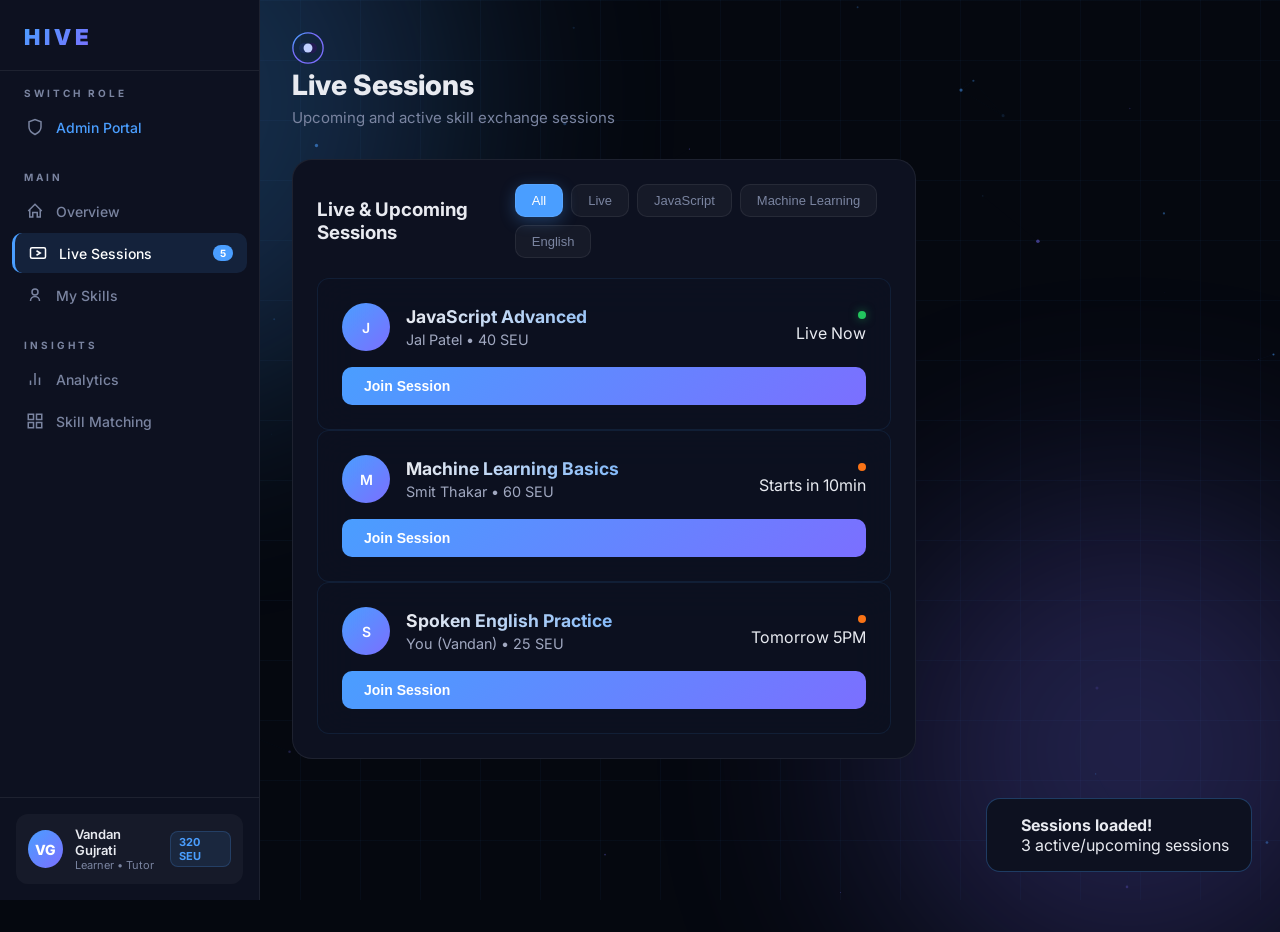
<file: sessions.html>
<!DOCTYPE html>
<html lang="en">
<head>
  <meta charset="UTF-8">
  <meta name="viewport" content="width=device-width, initial-scale=1.0">
  <title>HIVE Live Sessions</title>
  <link rel="stylesheet" href="style.css">
  <link rel="preconnect" href="https://fonts.googleapis.com">
  <link href="https://fonts.googleapis.com/css2?family=Inter:wght@300;400;500;600;700;800;900&display=swap" rel="stylesheet">
</head>
<body>
  <div class="bg-grid"></div>
  <div class="bg-glow bg-glow-blue"></div>
  <div class="bg-glow bg-glow-purple"></div>
  <canvas id="particles"></canvas>

  <div class="app-layout">
    <!-- SIDEBAR (copied from dashboard.html) -->
    <aside class="sidebar">
      <div class="sidebar-logo">
        <div class="logo">
          <span class="logo-text">HIVE</span>
        </div>
      </div>
      <div class="sidebar-nav">
        <!-- Add this inside .sidebar-nav, right after the INSIGHTS section -->
      <div class="sidebar-section">
        <div class="sidebar-section-label">SWITCH ROLE</div>
        <a href="admin.html" class="nav-item">
          <svg width="18" height="18" viewBox="0 0 24 24" fill="none" stroke="currentColor" stroke-width="2">
            <path d="M12 22s8-4 8-10V5l-8-3-8 3v7c0 6 8 10 8 10z"/>
          </svg>
          <span style="color: #4A9EFF;">Admin Portal</span>
        </a>
      </div>
        <div class="sidebar-section">
          <div class="sidebar-section-label">MAIN</div>
          <a href="dashboard.html" class="nav-item">
            <svg width="18" height="18" viewBox="0 0 24 24" fill="none" stroke="currentColor" stroke-width="2">
              <path d="M3 12L12 3l9 9"></path>
              <path d="M5 10v10h4v-6h6v6h4V10"></path>
            </svg>
            <span>Overview</span>
          </a>
          <a href="sessions.html" class="nav-item active">
            <svg width="18" height="18" viewBox="0 0 24 24" fill="none" stroke="currentColor" stroke-width="2">
              <rect x="2" y="5" width="20" height="14" rx="2"></rect>
              <polyline points="10,9 15,12 10,15"></polyline>
            </svg>
            <span>Live Sessions</span>
            <span class="nav-badge">5</span>
          </a>
          <a href="#" class="nav-item">
            <svg width="18" height="18" viewBox="0 0 24 24" fill="none" stroke="currentColor" stroke-width="2">
              <circle cx="12" cy="8" r="4"></circle>
              <path d="M6 20a6 6 0 0112 0"></path>
            </svg>
            <span>My Skills</span>
          </a>
        </div>
        <div class="sidebar-section">
          <div class="sidebar-section-label">INSIGHTS</div>
          <a href="#" class="nav-item">
            <svg width="18" height="18" viewBox="0 0 24 24" fill="none" stroke="currentColor" stroke-width="2">
              <line x1="18" y1="20" x2="18" y2="10"></line>
              <line x1="12" y1="20" x2="12" y2="4"></line>
              <line x1="6" y1="20" x2="6" y2="14"></line>
            </svg>
            <span>Analytics</span>
          </a>
          <a href="#" class="nav-item">
            <svg width="18" height="18" viewBox="0 0 24 24" fill="none" stroke="currentColor" stroke-width="2">
              <rect x="3" y="3" width="7" height="7"></rect>
              <rect x="14" y="3" width="7" height="7"></rect>
              <rect x="14" y="14" width="7" height="7"></rect>
              <rect x="3" y="14" width="7" height="7"></rect>
            </svg>
            <span>Skill Matching</span>
          </a>
        </div>
      </div>
      <div class="sidebar-footer">
        <div class="user-card">
          <div class="user-avatar">VG</div>
          <div class="user-info">
            <div class="user-name">Vandan Gujrati</div>
            <div class="user-role">Learner • Tutor</div>
          </div>
          <div class="seu-badge">320 SEU</div>
        </div>
      </div>
    </aside>

    <!-- MAIN CONTENT -->
    <main class="main-content">
      <header class="page-header">
        <div class="page-logo">
          <svg width="32" height="32" viewBox="0 0 36 36" fill="none">
            <circle cx="18" cy="18" r="17" stroke="url(#lg1)" stroke-width="1.5"/>
            <circle cx="14" cy="18" r="6" fill="url(#lg2)" opacity="0.9"/>
            <circle cx="22" cy="18" r="6" fill="url(#lg3)" opacity="0.9"/>
            <circle cx="18" cy="18" r="5" fill="url(#lg4)"/>
            <defs>
              <linearGradient id="lg1" x1="10%" y1="10%" x2="36%" y2="36%" gradientUnits="userSpaceOnUse">
                <stop stop-color="#4A9EFF" offset="0%"/>
                <stop stop-color="#7B6FFF" offset="100%"/>
              </linearGradient>
              <linearGradient id="lg2" x1="10%" y1="10%" x2="28%" y2="28%" gradientUnits="userSpaceOnUse">
                <stop stop-color="#2a4a8a" offset="0%"/>
                <stop stop-color="#1a2f5e" offset="100%"/>
              </linearGradient>
              <linearGradient id="lg3" x1="10%" y1="10%" x2="28%" y2="28%" gradientUnits="userSpaceOnUse">
                <stop stop-color="#3a2a7a" offset="0%"/>
                <stop stop-color="#251a55" offset="100%"/>
              </linearGradient>
              <linearGradient id="lg4" x1="10%" y1="10%" x2="36%" y2="36%" gradientUnits="userSpaceOnUse">
                <stop stop-color="#e0eeff" offset="0%"/>
                <stop stop-color="#c0d0ff" offset="100%"/>
              </linearGradient>
            </defs>
          </svg>
        </div>
        <h1>Live Sessions</h1>
        <p>Upcoming and active skill exchange sessions</p>
      </header>

      <section class="cards-grid">
        <div class="card full-width">
          <div class="card-header">
  <h3>Live & Upcoming Sessions</h3>
  <div class="filter-tabs">
    <button class="tab-btn active" data-filter="all">All</button>
    <button class="tab-btn" data-filter="live">Live</button>
    <button class="tab-btn" data-filter="js">JavaScript</button>
    <button class="tab-btn" data-filter="ml">Machine Learning</button>
    <button class="tab-btn" data-filter="english">English</button>
  </div>
</div>

          <div id="sessions-container">
            <p>Loading sessions...</p>
          </div>
        </div>
      </section>
    </main>
  </div>

  <script src="app.js"></script>
</body>
</html>
</file>
<file: style.css>
@import url('https://fonts.googleapis.com/css2?family=Inter:wght@300;400;500;600;700;800;900&display=swap');

:root {
  --blue: #4A9EFF;
  --purple: #7B6FFF;
  --dark: #05080f;
  --card: #0d1120;
  --card2: #111827;
  --border: rgba(255,255,255,0.07);
  --text: #e8eaf0;
  --muted: #7a84a0;
  --grad: linear-gradient(135deg,#4A9EFF,#7B6FFF);
}

*, *::before, *::after { margin:0; padding:0; box-sizing:border-box; }

html { scroll-behavior:smooth; }

body {
  font-family:'Inter',sans-serif;
  background:var(--dark);
  color:var(--text);
  min-height:100vh;
  overflow-x:hidden;
}

/* Background */
.bg-grid {
  position:fixed; inset:0; z-index:0;
  background-image:
    linear-gradient(rgba(74,158,255,.04) 1px,transparent 1px),
    linear-gradient(90deg,rgba(74,158,255,.04) 1px,transparent 1px);
  background-size:60px 60px;
  pointer-events:none;
}
.bg-glow {
  position:fixed; z-index:0; border-radius:50%;
  filter:blur(120px); pointer-events:none; opacity:.25;
}
.bg-glow-blue { width:600px;height:600px;top:-200px;left:-150px;background:#4A9EFF; }
.bg-glow-purple { width:500px;height:500px;bottom:-100px;right:-100px;background:#7B6FFF; }
#particles { position:fixed;inset:0;z-index:0;pointer-events:none; }

/* Navbar */
.navbar {
  position:fixed; top:0; left:0; right:0; z-index:100;
  padding:0 32px;
  background:rgba(5,8,15,.7);
  backdrop-filter:blur(20px);
  border-bottom:1px solid var(--border);
  transition:all .3s;
}
.nav-inner {
  max-width:1200px; margin:0 auto;
  display:flex; align-items:center; gap:32px; height:68px;
}
.logo { display:flex; align-items:center; gap:10px; text-decoration:none; }
.logo-text {
  font-size:22px; font-weight:900; letter-spacing:4px;
  background:var(--grad); -webkit-background-clip:text; -webkit-text-fill-color:transparent;
}
.nav-links { display:flex; gap:4px; margin-left:auto; }
.nav-link {
  color:var(--muted); text-decoration:none; padding:8px 16px; border-radius:8px;
  font-size:14px; font-weight:500; transition:all .2s;
}
.nav-link:hover, .nav-link.active { color:#fff; background:rgba(255,255,255,.06); }
.nav-actions { display:flex; gap:10px; }

/* Buttons */
.btn-primary {
  display:inline-flex; align-items:center; gap:8px;
  background:var(--grad); color:#fff; border:none; border-radius:10px;
  padding:11px 22px; font-size:14px; font-weight:600; cursor:pointer;
  transition:all .25s; position:relative; overflow:hidden;
}
.btn-primary::before {
  content:''; position:absolute; inset:0;
  background:linear-gradient(135deg,#6ab8ff,#9b8fff);
  opacity:0; transition:opacity .25s;
}
.btn-primary:hover::before { opacity:1; }
.btn-primary:hover { transform:translateY(-2px); box-shadow:0 8px 30px rgba(74,158,255,.4); }
.btn-primary:active { transform:translateY(0); }

.btn-ghost {
  display:inline-flex; align-items:center; gap:8px;
  background:transparent; color:var(--text); border:1px solid var(--border);
  border-radius:10px; padding:11px 22px; font-size:14px; font-weight:500; cursor:pointer;
  transition:all .25s;
}
.btn-ghost:hover { border-color:rgba(74,158,255,.4); color:#fff; background:rgba(74,158,255,.06); }

.btn-lg { padding:14px 28px; font-size:16px; border-radius:12px; }
.btn-full { width:100%; justify-content:center; padding:14px; font-size:15px; border-radius:12px; }

/* Hero */
.hero {
  min-height:100vh; display:flex; align-items:center;
  justify-content:space-between; gap:60px;
  max-width:1200px; margin:0 auto; padding:100px 32px 60px;
  position:relative; z-index:1;
}
.hero-content { max-width:580px; }
.hero-badge {
  display:inline-flex; align-items:center; gap:8px;
  background:rgba(74,158,255,.1); border:1px solid rgba(74,158,255,.25);
  color:var(--blue); border-radius:100px; padding:8px 16px; font-size:13px; font-weight:600;
  margin-bottom:28px;
}
.badge-dot {
  width:8px; height:8px; border-radius:50%; background:var(--blue);
  animation:pulse 2s infinite;
}
.hero-title {
  font-size:clamp(48px,6vw,76px); font-weight:900; line-height:1.05;
  letter-spacing:-2px; margin-bottom:24px;
}
.gradient-text {
  background:var(--grad); -webkit-background-clip:text; -webkit-text-fill-color:transparent;
}
.hero-sub {
  font-size:18px; color:var(--muted); line-height:1.7; margin-bottom:36px;
}
.hero-actions {
  display:flex; gap:14px; flex-wrap:wrap; margin-bottom:48px;
}
.hero-stats {
  display:flex; align-items:center; gap:24px;
}
.stat { display:flex; flex-direction:column; gap:2px; }
.stat-num { font-size:26px; font-weight:800; background:var(--grad); -webkit-background-clip:text; -webkit-text-fill-color:transparent; }
.stat-label { font-size:13px; color:var(--muted); }
.stat-divider { width:1px; height:40px; background:var(--border); }

/* Hero visual */
.hero-visual {
  position:relative; width:380px; height:380px; flex-shrink:0;
  display:flex; align-items:center; justify-content:center;
}
.orbit-ring {
  position:absolute; border-radius:50%; border:1px solid transparent;
}
.ring-1 { width:320px;height:320px;border-color:rgba(74,158,255,.15); animation:spinSlow 20s linear infinite; }
.ring-2 { width:240px;height:240px;border-color:rgba(123,111,255,.2); animation:spinSlow 14s linear infinite reverse; }
.ring-3 {
  width:170px;height:170px;
  border:1px dashed rgba(74,158,255,.3);
  animation:spinSlow 8s linear infinite;
}
.orbit-node {
  position:absolute; width:46px;height:46px; border-radius:50%;
  display:flex;align-items:center;justify-content:center;
  backdrop-filter:blur(10px);
}
.node-a {
  background:rgba(26,60,120,.8); border:1px solid rgba(74,158,255,.4);
  top:10px; left:50%; transform:translateX(-50%);
}
.node-b {
  background:rgba(40,30,100,.8); border:1px solid rgba(123,111,255,.4);
  bottom:30px; left:20px;
}
.node-c {
  background:rgba(255,255,255,.07); border:1px solid rgba(255,255,255,.2);
  bottom:30px; right:20px;
}
.center-icon {
  width:90px;height:90px;border-radius:50%;
  background:linear-gradient(135deg,rgba(74,158,255,.15),rgba(123,111,255,.15));
  border:1.5px solid rgba(74,158,255,.3);
  display:flex;align-items:center;justify-content:center;
}
.center-hive {
  font-size:18px;font-weight:900;letter-spacing:4px;
  background:var(--grad);-webkit-background-clip:text;-webkit-text-fill-color:transparent;
}

/* Features */
.features {
  max-width:1200px;margin:0 auto;padding:80px 32px;
  position:relative;z-index:1;
}
.section-label {
  font-size:12px;font-weight:700;letter-spacing:4px;text-transform:uppercase;
  color:var(--blue);margin-bottom:16px;
}
.section-title {
  font-size:clamp(32px,4vw,48px);font-weight:800;letter-spacing:-1px;
  margin-bottom:56px;
}
.features-grid {
  display:grid;grid-template-columns:repeat(auto-fill,minmax(260px,1fr));gap:20px;
}
.feature-card {
  background:var(--card);border:1px solid var(--border);border-radius:20px;
  padding:24px;transition:all .3s;cursor:default;
}
.feature-card:hover {
  border-color:rgba(74,158,255,.3);
  transform:translateY(-6px);
  box-shadow:0 20px 60px rgba(74,158,255,.12);
}
.feature-icon {
  width:52px;height:52px;border-radius:14px;
  display:flex;align-items:center;justify-content:center;margin-bottom:16px;
  font-size:14px;font-weight:700;
}
.feature-icon.blue { background:rgba(74,158,255,.1);color:var(--blue); }
.feature-icon.purple { background:rgba(123,111,255,.1);color:var(--purple); }
.feature-card h3 { font-size:18px;font-weight:700;margin-bottom:8px; }
.feature-card p { font-size:14px;color:var(--muted);line-height:1.7; }

/* Auth modal */
.modal-overlay {
  position:fixed;inset:0;z-index:200;
  background:rgba(5,8,15,.8);backdrop-filter:blur(12px);
  display:flex;align-items:center;justify-content:center;
  opacity:0;pointer-events:none;transition:all .3s;
  padding:20px;
}
.modal-overlay.active { opacity:1;pointer-events:all; }

.modal-box {
  background:var(--card);border:1px solid rgba(74,158,255,.2);
  border-radius:24px;width:100%;max-width:460px;
  padding:40px;position:relative;overflow-y:auto;max-height:90vh;
  transform:scale(.95) translateY(20px);
  transition:all .35s;
  box-shadow:0 40px 100px rgba(0,0,0,.5);
}
.modal-overlay.active .modal-box { transform:scale(1) translateY(0); }

.modal-close {
  position:absolute;top:16px;right:16px;
  background:rgba(255,255,255,.06);border:1px solid var(--border);
  border-radius:8px;width:36px;height:36px;cursor:pointer;
  display:flex;align-items:center;justify-content:center;
  color:var(--muted);transition:all .2s;
}
.modal-close:hover { color:#fff;background:rgba(255,255,255,.12); }

.auth-logo { margin-bottom:8px; }
.auth-title { font-size:26px;font-weight:800;margin-bottom:6px; }
.auth-sub { font-size:14px;color:var(--muted);margin-bottom:28px; }

.form-row { display:grid;grid-template-columns:1fr 1fr;gap:14px; }

.form-group { margin-bottom:18px; }
.form-group label { display:block;font-size:13px;font-weight:600;color:var(--muted);margin-bottom:7px; }

.input-wrap {
  position:relative;display:flex;align-items:center;
  background:rgba(255,255,255,.04);
  border:1px solid var(--border);border-radius:10px;
  transition:border .2s,box-shadow .2s;overflow:hidden;
}
.input-wrap:focus-within {
  border-color:rgba(74,158,255,.5);
  box-shadow:0 0 0 3px rgba(74,158,255,.12);
}
.input-icon { position:absolute;left:14px;color:var(--muted);pointer-events:none;flex-shrink:0; }
.input-wrap input, .input-wrap select {
  width:100%;background:transparent;border:none;outline:none;
  color:var(--text);font-size:14px;font-family:inherit;
  padding:13px 14px 13px 42px;
}
.input-wrap select { cursor:pointer; }
.select-wrap::after {
  content:'▾';position:absolute;right:14px;color:var(--muted);pointer-events:none;font-size:12px;
}
.eye-toggle {
  position:absolute;right:12px;background:transparent;border:none;
  color:var(--muted);cursor:pointer;display:flex;align-items:center;
  transition:color .2s;
}
.eye-toggle:hover { color:#fff; }

/* Password strength */
.pwd-strength { display:flex;align-items:center;gap:10px;margin-top:8px; }
.strength-bar { flex:1;height:4px;background:rgba(255,255,255,.06);border-radius:4px;overflow:hidden; }
.strength-fill { height:100%;border-radius:4px;width:0%;transition:width .3s,background .3s; }
.strength-label { font-size:11px;color:var(--muted);min-width:50px; }

/* Auth extra */
.form-options { display:flex;align-items:center;justify-content:space-between;margin-bottom:20px; }
.checkbox-label { display:flex;align-items:center;gap:8px;font-size:13px;color:var(--muted);cursor:pointer; }
.checkbox-label input { accent-color:var(--blue); }
.forgot-link { font-size:13px;color:var(--blue);text-decoration:none; }
.forgot-link:hover { text-decoration:underline; }

.divider { text-align:center;margin:20px 0;position:relative; }
.divider::before { content:'';position:absolute;top:50%;left:0;right:0;height:1px;background:var(--border); }
.divider span { position:relative;background:var(--card);padding:0 14px;font-size:13px;color:var(--muted); }

.social-btns { display:grid;grid-template-columns:1fr 1fr;gap:12px;margin-bottom:20px; }
.btn-social {
  display:flex;align-items:center;justify-content:center;gap:8px;
  background:rgba(255,255,255,.04);border:1px solid var(--border);
  border-radius:10px;padding:11px;font-size:13px;font-weight:600;
  color:var(--text);cursor:pointer;transition:all .2s;
}
.btn-social:hover { background:rgba(255,255,255,.08);border-color:rgba(255,255,255,.2); }

.auth-switch { text-align:center;font-size:13px;color:var(--muted);margin-top:16px; }
.auth-switch a { color:var(--blue);text-decoration:none;font-weight:600; }
.terms-label { margin-bottom:20px; }
.terms-label a { color:var(--blue); }

/* Footer */
.footer { padding:40px 32px;border-top:1px solid var(--border);text-align:center;position:relative;z-index:1; }
.footer-inner .logo { justify-content:center;margin-bottom:12px; }
.footer p { font-size:13px;color:var(--muted);margin-bottom:4px; }
.footer-small { font-size:11px; }

/* Utilities */
.hidden { display:none!important; }

/* Animations */
@keyframes pulse {
  0%,100%{box-shadow:0 0 0 0 rgba(74,158,255,.5)}
  50%{box-shadow:0 0 0 6px rgba(74,158,255,0)}
}
@keyframes spinSlow { to{transform:rotate(360deg)} }

/* Scrollbar */
::-webkit-scrollbar { width:6px; }
::-webkit-scrollbar-track { background:transparent; }
::-webkit-scrollbar-thumb { background:rgba(74,158,255,.2);border-radius:3px; }

/* Responsive */
@media(max-width:900px){
  .hero{flex-direction:column;padding-top:120px;gap:40px;}
  .hero-visual{width:260px;height:260px;}
}
@media(max-width:600px){
  .hero-title{font-size:40px;}
  .nav-links,.nav-actions .btn-ghost{display:none;}
}
/* ===== DASHBOARD LAYOUT ===== */
.app-layout { display:flex;min-height:100vh; }

.sidebar {
  width:260px;flex-shrink:0;
  background:var(--card);border-right:1px solid var(--border);
  display:flex;flex-direction:column;
  position:fixed;top:0;left:0;bottom:0;
  z-index:50;
}

.sidebar-logo {
  padding:24px 24px 20px;
  border-bottom:1px solid var(--border);
  display:flex;align-items:center;gap:12px;
}

.sidebar-nav { padding:16px 12px;flex:1; }

.sidebar-section { margin-bottom:24px; }

.sidebar-section-label {
  font-size:10px;font-weight:700;letter-spacing:3px;text-transform:uppercase;
  color:var(--muted);padding:0 12px;margin-bottom:8px;
}

.nav-item {
  display:flex;align-items:center;gap:12px;
  padding:11px 14px;border-radius:10px;color:var(--muted);
  text-decoration:none;font-size:14px;font-weight:500;
  transition:all .2s;margin-bottom:2px;cursor:pointer;
}

.nav-item:hover { color:#fff;background:rgba(255,255,255,.05); }

.nav-item.active {
  color:#fff;background:rgba(74,158,255,.12);
  border-left:3px solid var(--blue);
}

.nav-item svg { flex-shrink:0; }

.nav-badge {
  margin-left:auto;background:var(--blue);color:#fff;
  font-size:10px;font-weight:700;padding:2px 7px;border-radius:100px;
}

.sidebar-footer {
  padding:16px;border-top:1px solid var(--border);
}

.user-card {
  display:flex;align-items:center;gap:12px;padding:12px;
  background:rgba(255,255,255,.04);border-radius:12px;
}

.user-avatar {
  width:38px;height:38px;border-radius:50%;
  background:var(--grad);display:flex;align-items:center;justify-content:center;
  font-size:14px;font-weight:800;color:#fff;
}

.user-info .user-name { font-size:13px;font-weight:600; }
.user-info .user-role { font-size:11px;color:var(--muted); }

.seu-badge {
  margin-left:auto;
  background:rgba(74,158,255,.1);border:1px solid rgba(74,158,255,.2);
  color:var(--blue);font-size:11px;font-weight:700;padding:3px 8px;border-radius:8px;
}

/* Main area */
.main-content {
  margin-left:260px;flex:1;
  padding:32px;min-height:100vh;
  position:relative;z-index:1;
}

.page-header { margin-bottom:32px; }
.page-header h1 { font-size:28px;font-weight:800;margin-bottom:6px; }
.page-header p { color:var(--muted);font-size:15px; }

/* Stats row */
.stats-row {
  display:grid;grid-template-columns:repeat(auto-fill,minmax(200px,1fr));
  gap:16px;margin-bottom:32px;
}

.stat-card {
  background:var(--card);border:1px solid var(--border);border-radius:16px;
  padding:22px;transition:all .3s;
}

.stat-card:hover {
  border-color:rgba(74,158,255,.3);
  transform:translateY(-3px);
}

.stat-card-top {
  display:flex;align-items:center;justify-content:space-between;margin-bottom:16px;
}

.stat-card-icon {
  width:40px;height:40px;border-radius:10px;
  display:flex;align-items:center;justify-content:center;
}

.stat-card-trend {
  font-size:12px;font-weight:600;padding:3px 8px;border-radius:8px;
}

.trend-up { color:#22c55e;background:rgba(34,197,94,.1); }

.stat-card-val { font-size:28px;font-weight:800;margin-bottom:4px; }
.stat-card-lbl { font-size:13px;color:var(--muted); }

/* Cards grid */
.cards-grid {
  display:grid;grid-template-columns:2fr 1fr;gap:20px;margin-bottom:32px;
}

.card {
  background:var(--card);border:1px solid var(--border);border-radius:20px;padding:24px;
}

.card-header {
  display:flex;align-items:center;justify-content:space-between;margin-bottom:20px;
}

.card-title { font-size:16px;font-weight:700; }

.card-action { font-size:13px;color:var(--blue);cursor:pointer;text-decoration:none; }

/* Sessions list items */
.session-item {
  display:flex;align-items:center;gap:14px;padding:14px 0;
  border-bottom:1px solid var(--border);
}

.session-item:last-child { border-bottom:none; }

.session-avatar {
  width:42px;height:42px;border-radius:12px;
  background:var(--grad);display:flex;align-items:center;justify-content:center;
  font-size:14px;font-weight:800;color:#fff;
}

.session-info { flex:1; }

.session-name { font-size:14px;font-weight:600;margin-bottom:2px; }

.session-skill { font-size:12px;color:var(--muted); }

.session-meta { text-align:right; }

.session-time { font-size:12px;color:var(--muted);margin-bottom:4px; }

.tag {
  display:inline-block;font-size:11px;font-weight:600;padding:3px 10px;border-radius:8px;
}

.tag-live { background:rgba(34,197,94,.12);color:#22c55e; }
.tag-soon { background:rgba(74,158,255,.12);color:var(--blue); }
.tag-done { background:rgba(255,255,255,.06);color:var(--muted); }

/* SEU widget */
.seu-widget { text-align:center;padding:8px 0; }

.seu-ring {
  width:120px;height:120px;margin:0 auto 16px;
  position:relative;display:flex;align-items:center;justify-content:center;
}

.seu-ring svg { position:absolute;inset:0;transform:rotate(-90deg); }

.seu-center { position:relative; }

.seu-val { font-size:28px;font-weight:900; }

.seu-lbl { font-size:12px;color:var(--muted); }

.seu-info { display:flex;justify-content:space-around;margin-top:16px; }

.seu-info-item { font-size:12px;color:var(--muted);text-align:center; }

.seu-info-item span {
  display:block;font-size:16px;font-weight:700;color:var(--text);margin-bottom:2px;
}

/* Responsive dashboard */
@media(max-width:900px){
  .sidebar{position:relative;width:220px;}
  .main-content{margin-left:0;padding:20px;}
  .cards-grid{grid-template-columns:1fr;}
}
/* Recent feedback */
.feedback-card {
  display:flex;align-items:center;gap:14px;padding:16px;
  border:1px solid var(--border);border-radius:14px;
  transition:all .2s;
}

.feedback-card:hover {
  border-color:rgba(74,158,255,.3);
  background:rgba(74,158,255,.05);
}

.feedback-avatar {
  width:44px;height:44px;border-radius:50%;
  background:var(--grad);display:flex;align-items:center;justify-content:center;
  font-size:15px;font-weight:800;color:#fff;
}

.feedback-content { flex:1; }

.feedback-skill { font-size:12px;color:var(--muted);margin-bottom:2px; }

.feedback-rating {
  display:flex;align-items:center;gap:6px;
  font-size:12px;font-weight:700;color:#eab308;
}

.feedback-comment { font-size:13px;color:var(--text);margin-top:4px; }

/* Transaction table */
.transactions {
  display:flex;flex-direction:column;
  gap:8px;max-height:300px;overflow-y:auto;
}

.transaction-row {
  display:flex;align-items:center;justify-content:space-between;
  padding:10px 0;font-size:13px;
}

.transaction-desc { color:var(--text); }

.transaction-amount {
  font-weight:600;
  color:var(--blue);
}

.transaction-amount.earned { color:#22c55e; }

.transaction-time { font-size:11px;color:var(--muted); }

/* Progress chart */
.chart-container {
  height:180px;position:relative;
  display:flex;align-items:center;justify-content:center;
}

.chart-canvas {
  max-width:100%;max-height:100%;
}
/* Glassmorphism & Glows */
.join-overlay { position: fixed; inset: 0; background: rgba(5,8,15,0.9); backdrop-filter: blur(20px); display: flex; align-items: center; justify-content: center; z-index: 100; opacity: 0; transform: scale(1.1); transition: all .5s cubic-bezier(0.68, -0.55, 0.265, 1.55); }
.join-overlay.active { opacity: 1; transform: scale(1); }
.join-card { background: rgba(13,17,32,0.8); border: 1px solid rgba(74,158,255,0.3); border-radius: 24px; padding: 40px; max-width: 400px; text-align: center; box-shadow: 0 25px 50px rgba(0,0,0,0.5); }
.input-field { background: rgba(255,255,255,0.05); border: 1px solid rgba(74,158,255,0.3); border-radius: 12px; padding: 14px 20px; color: #e8eaf0; width: 100%; margin: 20px 0; }
.video-preview { background: #000; border-radius: 12px; overflow: hidden; margin: 20px 0; height: 150px; display: flex; align-items: center; justify-content: center; }

/* Video Grid Enhancements */
.video-section { flex: 1; display: flex; flex-direction: column; height: 100vh; padding: 80px 32px 32px; }
.video-header { display: flex; justify-content: space-between; align-items: center; margin-bottom: 24px; }
.video-grid { display: grid; grid-template-columns: repeat(auto-fit, minmax(300px, 1fr)); gap: 16px; flex: 1; }
.video-item { position: relative; border-radius: 20px; overflow: hidden; background: #000; border: 1px solid rgba(74,158,255,0.2); transition: all .3s; }
.video-item:hover { box-shadow: 0 20px 40px rgba(74,158,255,0.3); transform: scale(1.02); }
.video-overlay { position: absolute; bottom: 12px; left: 12px; background: rgba(0,0,0,0.7); color: #fff; padding: 4px 12px; border-radius: 20px; font-size: 12px; font-weight: 600; }

/* Chat */
.chat-sidebar { width: 320px; background: rgba(13,17,32,0.95); backdrop-filter: blur(20px); border-left: 1px solid rgba(74,158,255,0.2); transform: translateX(100%); transition: transform .4s; position: fixed; right: 0; top: 0; bottom: 0; z-index: 50; }
.chat-sidebar.show { transform: translateX(0); }
.chat-messages { height: calc(100% - 120px); overflow-y: auto; padding: 20px; }

/* Animations */
.glow-in { animation: glowIn 1s ease-out; }
@keyframes glowIn { 0% { opacity: 0; transform: scale(0.8) rotate(-5deg); box-shadow: 0 0 20px rgba(74,158,255,0); } 100% { opacity: 1; transform: scale(1) rotate(0); box-shadow: 0 0 30px rgba(74,158,255,0.5); } }
@keyframes pulse { 0%, 100% { box-shadow: 0 0 0 0 rgba(74,158,255,0.7); } 50% { box-shadow: 0 0 0 20px rgba(74,158,255,0); } }

/* Particles Enhancement (call initParticles() on load) */
.bg-particles { position: fixed; inset: 0; z-index: -1; }
.sessions-grid { display: grid; gap: 1rem; }
.session-card { 
  display: flex; flex-direction: column; gap: 1rem; 
  padding: 1.5rem; background: rgba(13,17,32,0.8); border: 1px solid rgba(74,158,255,0.2); 
  border-radius: 12px; backdrop-filter: blur(10px);
}
.session-header { display: flex; gap: 1rem; align-items: center; }
.session-avatar { width: 48px; height: 48px; border-radius: 50%; background: linear-gradient(135deg, #4A9EFF, #7B6FFF); color: white; display: flex; align-items: center; justify-content: center; font-weight: 600; }
.session-info h4 { margin: 0; font-size: 1.1rem; color: #e8eaf0; }
.session-info p { margin: 0.25rem 0 0; color: #a1a8c0; font-size: 0.9rem; }
.session-status { margin-left: auto; display: flex; flex-direction: column; align-items: end; gap: 0.25rem; }
.status-dot { width: 8px; height: 8px; border-radius: 50%; }
.status-dot.live { background: #22c55e; }
.status-dot.upcoming { background: #f97316; }
.join-btn { align-self: flex-start; padding: 0.5rem 1rem; font-size: 0.9rem; }
/* 1. GLASSMORPHISM GLOW ON HOVER */
.session-card {
  background: rgba(13, 17, 32, 0.6);
  backdrop-filter: blur(20px);
  border: 1px solid rgba(74, 158, 255, 0.1);
  transition: all 0.4s cubic-bezier(0.23, 1, 0.320, 1);
}

.session-card.hover-effect-1:hover {
  background: rgba(74, 158, 255, 0.08);
  border-color: rgba(74, 158, 255, 0.3);
  box-shadow: 
    0 25px 50px -12px rgba(74, 158, 255, 0.25),
    0 0 0 1px rgba(74, 158, 255, 0.05),
    inset 0 1px 0 rgba(255, 255, 255, 0.1);
  transform: translateY(-12px) rotateX(5deg);
}

/* 2. NEON PULSE + FLOAT */
@keyframes neonPulse {
  0%, 100% { box-shadow: 0 0 5px #4A9EFF, 0 0 20px #4A9EFF, 0 0 40px #4A9EFF; }
  50% { box-shadow: 0 0 20px #4A9EFF, 0 0 40px #4A9EFF, 0 0 60px #4A9EFF, 0 0 80px #7B6FFF; }
}

.session-card.hover-effect-2:hover {
  animation: neonPulse 1.5s infinite;
  transform: translateY(-10px) scale(1.03);
}

/* 3. MAGNETIC BUTTON RIPPLE */
.join-btn {
  position: relative; overflow: hidden;
  background: linear-gradient(135deg, #4A9EFF 0%, #7B6FFF 100%);
}

.join-btn::before {
  content: ''; position: absolute; top: 50%; left: 50%; width: 0; height: 0;
  background: rgba(255, 255, 255, 0.3); border-radius: 50%;
  transform: translate(-50%, -50%);
  transition: width 0.6s, height 0.6s;
}

.join-btn:active::before {
  width: 300px; height: 300px;
}

/* 4. SHIMMER TEXT ON HOVER */
.session-info h4 {
  background: linear-gradient(90deg, #e8eaf0 0%, #4A9EFF 50%, #7B6FFF 100%);
  background-size: 200% 100%;
  -webkit-background-clip: text;
  background-clip: text;
  -webkit-text-fill-color: transparent;
  transition: background-position 0.5s;
}

.session-card:hover .session-info h4 {
  animation: shimmer 1.5s infinite;
}
@keyframes shimmer {
  0% { background-position: -200% 0; }
  100% { background-position: 200% 0; }
}

/* 6. STAGGERED FADE-IN (different timing) */
.sessions-grid {
  display: grid; gap: 1.5rem;
}
.sessions-grid .session-card:nth-child(odd) {
  animation: fadeSlideLeft 0.8s cubic-bezier(0.25, 0.46, 0.45, 0.94) forwards;
}
.sessions-grid .session-card:nth-child(even) {
  animation: fadeSlideRight 0.8s 0.2s cubic-bezier(0.25, 0.46, 0.45, 0.94) forwards;
}
@keyframes fadeSlideLeft {
  from { opacity: 0; transform: translateX(-50px); }
  to { opacity: 1; transform: translateX(0); }
}
@keyframes fadeSlideRight {
  from { opacity: 0; transform: translateX(50px); }
  to { opacity: 1; transform: translateX(0); }
}

/* 7. LIVE STATUS BREATHING ANIMATION */
.status-dot.live {
  background: #22c55e;
  animation: breathe 3s ease-in-out infinite alternate;
  box-shadow: 0 0 10px rgba(34, 197, 94, 0.5);
}
@keyframes breathe {
  from { transform: scale(1); box-shadow: 0 0 10px rgba(34, 197, 94, 0.5); }
  to { transform: scale(1.3); box-shadow: 0 0 20px rgba(34, 197, 94, 0.8); }
}
html, body {
  height: 100%; overflow: auto;
}

.app-layout {
  min-height: 100vh; display: flex; padding-bottom: 2rem;
}

.main-content {
  flex: 1; min-height: 100vh; padding: 2rem; box-sizing: border-box;
  display: flex; flex-direction: column;
}
.filter-tabs {
  display: flex;
  gap: 8px;
  flex-wrap: wrap;
  margin-left: auto;
}

.tab-btn {
  background: rgba(255,255,255,0.04);
  color: var(--muted);
  border: 1px solid var(--border);
  border-radius: 10px;
  padding: 8px 16px;
  font-size: 13px;
  font-weight: 500;
  cursor: pointer;
  transition: all .25s;
}

.tab-btn:hover {
  background: rgba(74,158,255,0.08);
  border-color: rgba(74,158,255,0.3);
  color: #fff;
}

.tab-btn.active {
  background: var(--blue);
  color: #fff;
  box-shadow: 0 4px 16px rgba(74,158,255,0.3);
}
/* =========================================
   Modern Role Selector (Learner/Tutor)
   ========================================= */
.role-selector {
  display: grid;
  grid-template-columns: 1fr 1fr;
  gap: 12px;
}

.role-option {
  cursor: pointer;
}

/* Hide the default radio circle */
.role-option input {
  display: none; 
}

/* The card design */
.role-content {
  display: flex;
  align-items: center;
  justify-content: center;
  gap: 8px;
  padding: 12px;
  background: rgba(255, 255, 255, 0.04);
  border: 1px solid var(--border);
  border-radius: 10px;
  color: var(--muted);
  font-size: 14px;
  font-weight: 500;
  transition: all 0.25s ease;
}

/* Hover state */
.role-option:hover .role-content {
  background: rgba(255, 255, 255, 0.08);
  border-color: rgba(74, 158, 255, 0.3);
  color: #fff;
}

/* Selected state - glowing blue */
.role-option input:checked + .role-content {
  background: rgba(74, 158, 255, 0.12);
  border-color: var(--blue);
  color: #fff;
  box-shadow: 0 0 0 1px var(--blue), 0 4px 12px rgba(74, 158, 255, 0.15);
}

.role-content svg {
  transition: transform 0.2s;
}

/* Tiny pop animation on select */
.role-option input:checked + .role-content svg {
  transform: scale(1.1);
  color: var(--blue);
}
</file>
